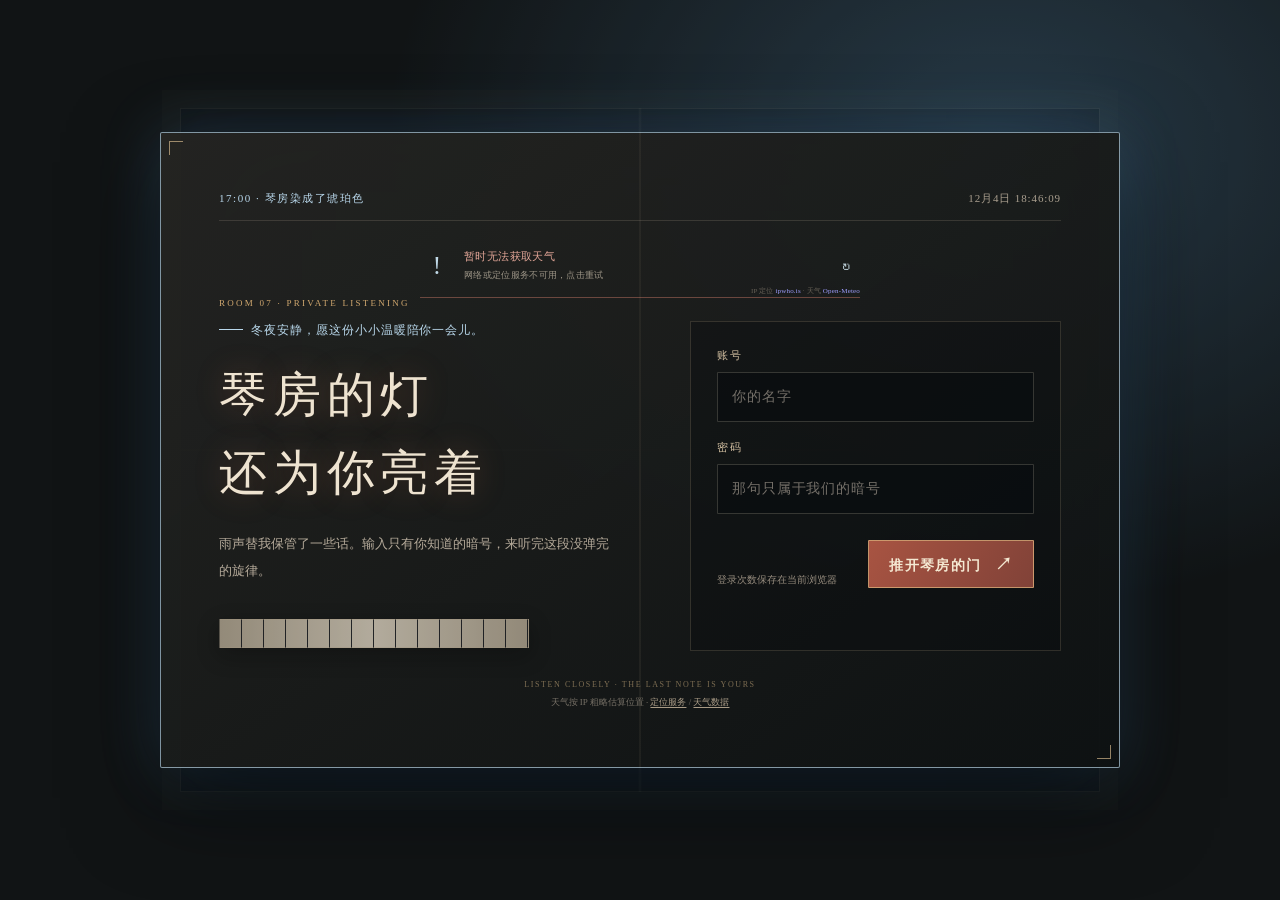
<file: index.html>
<!doctype html>
<html lang="zh-CN">
  <head>
    <meta charset="utf-8">
    <meta name="viewport" content="width=device-width, initial-scale=1">
    <meta name="theme-color" content="#241b1c">
    <meta
      name="description"
      content="给最喜欢的你，一封没有期限的情书。"
    >
    <meta property="og:type" content="website">
    <meta property="og:locale" content="zh_CN">
    <meta property="og:title" content="雨停之前 · 留给你的秘密">
    <meta property="og:description" content="一间旧琴房、一封没有寄出的信，还有只属于你的秘密。">
    <meta name="twitter:card" content="summary">
    <meta name="twitter:title" content="雨停之前 · 留给你的秘密">
    <meta name="twitter:description" content="一间旧琴房、一封没有寄出的信，还有只属于你的秘密。">
    <link rel="icon" type="image/svg+xml" href="./favicon.svg">
    <title>雨停之前 · 留给你的秘密</title>
    <link rel="stylesheet" href="./styles.css">
    <link rel="stylesheet" href="./seasons.css">
    <link rel="stylesheet" href="./weather.css">
    <link rel="stylesheet" href="./redesign.css">
    <script src="./seasons.js" defer></script>
    <script src="./weather.js?v=theme-controls" defer></script>
  </head>
  <body>
    <div class="page">
      <div class="starfield" aria-hidden="true">
        <span class="season-particle"></span><span class="season-particle"></span>
        <span class="season-particle"></span><span class="season-particle"></span>
        <span class="season-particle"></span><span class="season-particle"></span>
        <span class="season-particle"></span><span class="season-particle"></span>
        <i></i><i></i><i></i><i></i><i></i><i></i>
        <i></i><i></i><i></i><i></i><i></i><i></i>
        <i></i><i></i><i></i><i></i><i></i><i></i>
        <span class="petal petal--one"></span>
        <span class="petal petal--two"></span>
        <span class="petal petal--three"></span>
        <span class="petal petal--four"></span>
        <span class="petal petal--five"></span>
        <span class="petal petal--six"></span>
        <span class="shooting-star shooting-star--one"></span>
        <span class="shooting-star shooting-star--two"></span>
        <span class="shooting-star shooting-star--three"></span>
        <span class="shooting-star shooting-star--four"></span>
      </div>

      <header class="site-header">
        <a class="wordmark" href="#top" aria-label="回到首页">
          <span class="wordmark-symbol" aria-hidden="true">♡</span>
          <span>THE ROOM OF OURS</span>
        </a>
        <div class="header-note">
          <span class="time-greeting" id="time-greeting">今晚的星星，替我说喜欢你。</span>
          <span class="login-badge" id="login-badge">未登录</span>
          <span class="time-stamp" aria-label="你当地的日期和时间">
            <time id="live-date"></time>
            <time id="live-clock"></time>
          </span>
          <section class="weather-widget" id="weather-widget" aria-label="实时天气" aria-live="polite" aria-busy="true">
            <span class="weather-icon" id="weather-icon" aria-hidden="true">◌</span>
            <span class="weather-copy">
              <strong id="weather-summary">正在查询天气</strong>
              <span id="weather-details">按 IP 粗略估算位置</span>
            </span>
            <button class="weather-refresh" id="weather-refresh" type="button" aria-label="刷新天气" title="刷新天气">↻</button>
            <span class="weather-credit">IP 定位 <a href="https://ipwho.is/" target="_blank" rel="noreferrer">ipwho.is</a> · 天气 <a href="https://open-meteo.com/" target="_blank" rel="noreferrer">Open-Meteo</a></span>
          </section>
        </div>
      </header>

      <main id="top">
        <div class="time-sun" aria-hidden="true"></div>
        <section class="hero" aria-labelledby="hero-title">
          <div class="hero-copy">
            <p class="eyebrow" id="time-eyebrow">旧琴房来信 · 第 01 页</p>
            <p class="season-kicker" aria-live="polite">
              <span id="season-mark">春日来信</span>
              <span aria-hidden="true">·</span>
              <span id="season-whisper">春风路过时，也替我想起你。</span>
            </p>
            <p class="scene-overline"><span class="scene-live-dot"></span><span id="scene-weather-label">一场雨，正在替我们保守秘密</span></p>
            <p class="scene-detail" id="scene-detail" aria-live="polite">
              <span id="scene-weather-detail"></span>
              <span id="scene-time-detail"></span>
              <span id="scene-season-detail"></span>
            </p>
            <h1 id="hero-title">如果琴声<br><span id="time-title">能替我说出想念。</span></h1>
            <p class="hero-description">
              <span id="time-message">雨落在旧窗台，琴房里还留着一盏灯。</span><br>
              <strong id="time-promise">有一封信，想等你亲手拆开。</strong>
            </p>
            <div class="hero-actions">
              <button class="letter-button" type="button" id="open-letter">
                拆开那封信 <span aria-hidden="true">↗</span>
              </button>
              <span class="hero-hint"><span class="hint-key">PRIVATE</span> 故事只对你开放</span>
            </div>
            <div class="hero-index" aria-label="故事信息">
              <span>一封未寄出的信</span><i></i><span>听见雨声，再往下读</span>
            </div>
          </div>

          <div class="artwork">
            <div class="halo" aria-hidden="true"></div>
            <div class="moon" aria-hidden="true"></div>
            <div class="piano-scene" aria-hidden="true">
              <span class="piano-scene-label" id="piano-scene-label">ROOM 07 · AFTER THE RAIN</span>
              <div class="piano-lamp"></div>
              <div class="piano-book">
                <span class="book-stamp">未<br>寄</span>
                <i></i><i></i><i></i>
              </div>
              <div class="piano-body">
                <div class="piano-lid"></div>
                <div class="piano-keybed">
                  <span></span><span></span><span></span><span></span><span></span><span></span><span></span><span></span><span></span><span></span><span></span><span></span>
                </div>
                <div class="piano-front"><span>雨停之前</span><span id="piano-scene-chord">♩ ♫ ♩</span></div>
              </div>
              <div class="rain-window"><i></i><i></i><i></i><i></i></div>
            </div>
            <button
              class="float-star float-star--one"
              type="button"
              data-message="希望你今天也有一个，被温柔接住的瞬间。"
              aria-label="点亮星星，看看一份小惊喜"
            >✧</button>
            <button
              class="float-star float-star--two"
              type="button"
              data-message="偷偷许个愿：以后每个重要日子，都陪你一起过。"
              aria-label="点亮另一颗星星，看看一份小惊喜"
            >✧</button>
            <div class="star-message" role="status" aria-live="polite"></div>
            <span class="art-caption">A SECRET KEPT IN THE MUSIC</span>
          </div>
        </section>

        <section class="letter-section" aria-labelledby="little-note-title">
          <div class="letter-card">
            <div class="letter-rule">FOUND BETWEEN THE KEYS</div>
            <h2 id="little-note-title">有些旋律，只想弹给你听。</h2>
            <p id="time-note-copy">
              是想把有趣的小事第一个讲给你听，是忙碌一天之后想到你，
              就觉得今天好像也没有那么辛苦。
            </p>
            <div class="season-note" role="note" aria-live="polite">
              <span class="season-symbol" id="season-symbol" aria-hidden="true">❀</span>
              <span class="season-note-copy">
                <strong id="season-label">春日</strong>
                <span id="season-note">愿温柔像新芽一样，悄悄长满每一天。</span>
              </span>
            </div>
            <span class="time-note" id="time-note"></span>
            <details class="secret-note">
              <summary>琴谱背面，好像还有一行字</summary>
              <p>如果你听见了第三个音符，就知道这封信一直在等你。</p>
              <span id="secret-note-clue">— 练习室 07 · 只留给你</span>
            </details>
          </div>
        </section>
      </main>

      <footer class="footer">
        <div class="footer-main">
          <a class="wordmark" href="#top" aria-label="回到页面顶部">
            <span class="wordmark-symbol" aria-hidden="true">♡</span>
            <span>MADE WITH LOVE</span>
          </a>
          <span>这间琴房的灯，只为你留着。</span>
        </div>
        <div class="footer-atmosphere">
          <div class="footer-atmosphere-label">点击切换琴房氛围</div>
          <div class="footer-tools" role="group" aria-label="切换天气、时间和季节氛围">
            <button class="footer-tool" type="button" data-theme-cycle="weather" aria-label="切换天气氛围" title="切换天气氛围">
              <span class="footer-tool-icon" id="footer-weather-icon" aria-hidden="true">☁</span>
              <span>天气</span>
            </button>
            <button class="footer-tool" type="button" data-theme-cycle="time" aria-label="切换一天中的时段氛围" title="切换一天中的时段氛围">
              <span class="footer-tool-icon" aria-hidden="true">◷</span>
              <span>时段</span>
            </button>
            <button class="footer-tool" type="button" data-theme-cycle="season" aria-label="切换季节氛围" title="切换季节氛围">
              <span class="footer-tool-icon" id="footer-season-icon" aria-hidden="true">❀</span>
              <span>季节</span>
            </button>
          </div>
          <span class="footer-theme-status" id="footer-theme-status" role="status" aria-live="polite"></span>
        </div>
      </footer>
    </div>

    <dialog class="letter-dialog" id="love-letter" aria-labelledby="letter-title">
      <div class="letter-dialog-inner">
        <button class="close-dialog" type="button" aria-label="关闭情书">×</button>
        <div class="envelope-scene" aria-hidden="true">
          <div class="envelope">
            <div class="envelope-paper">
              <span>给你的一封信</span><i></i><i></i><b class="envelope-postmark">♡</b>
            </div>
            <div class="envelope-back"></div>
            <div class="envelope-front"></div>
            <div class="envelope-flap"></div>
            <div class="envelope-seal">♡</div>
          </div>
        </div>
        <div class="letter-content" inert>
          <div class="letter-seal" aria-hidden="true">♡</div>
          <p class="letter-kicker">A LETTER FOR YOU</p>
          <h2 id="letter-title">给最喜欢的你</h2>
          <p class="letter-date">写于 <span id="letter-date"></span> · 仅此一份</p>
          <div class="letter-body">
            <p id="letter-opening">见字如面：</p>
            <p id="letter-weather-copy">窗外的天气，替我把这一刻写进信里。</p>
            <p id="letter-season-copy">季节悄悄换了颜色，我对你的喜欢却一直都在。</p>
            <p id="letter-time-copy">不管现在几点，我都想把这段话留给你。</p>
            <p id="letter-closing">愿你记得：你的开心值得被珍惜，疲惫也有地方安放。</p>
          </div>
          <div class="letter-signature">
            永远站在你这边的人<br>
            <span>此刻，和每一个想你的时刻</span>
          </div>
          <span class="dialog-heart" aria-hidden="true">♥</span>
          <button class="keep-note" type="button">
            把这颗心收好 <span aria-hidden="true">♡</span>
          </button>
        </div>
      </div>
    </dialog>

    <script src="./script.js" defer></script>
  </body>
</html>
</file>
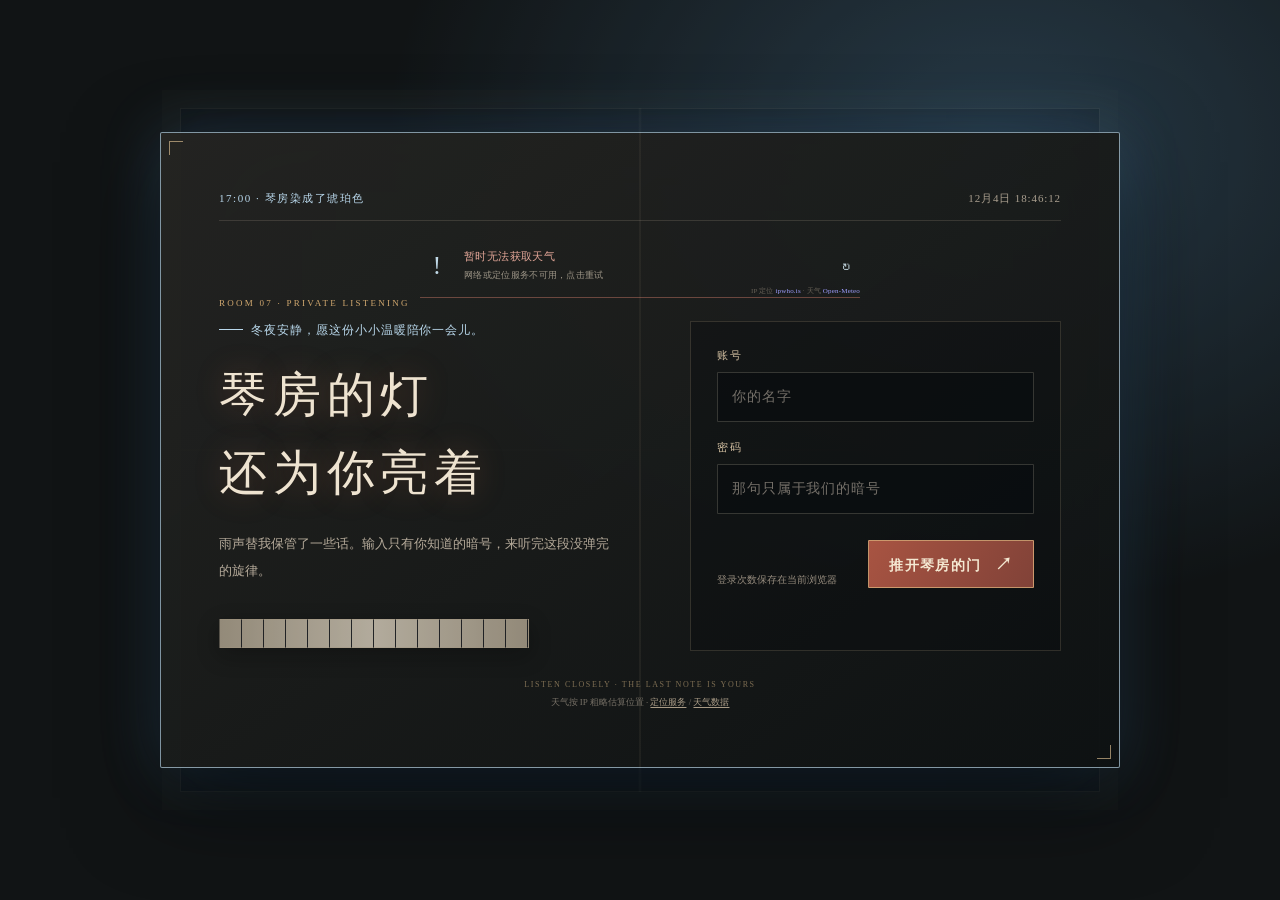
<file: login.html>
<!doctype html>
<html lang="zh-CN">
  <head>
    <meta charset="utf-8">
    <meta name="viewport" content="width=device-width, initial-scale=1">
    <meta name="theme-color" content="#241b1c">
    <meta name="description" content="旧琴房的门只为你打开。">
    <link rel="icon" type="image/svg+xml" href="./favicon.svg">
    <title>琴房来信 · 只说给你听</title>
    <link rel="stylesheet" href="./login.css">
    <link rel="stylesheet" href="./seasons.css">
    <link rel="stylesheet" href="./weather.css">
    <script src="./login-config.js" defer></script>
    <script src="./seasons.js" defer></script>
    <script src="./weather.js" defer></script>
    <script src="./login.js" defer></script>
  </head>
  <body>
    <main class="login-scene">
      <div class="season-effects" aria-hidden="true">
        <span class="season-particle"></span><span class="season-particle"></span>
        <span class="season-particle"></span><span class="season-particle"></span>
        <span class="season-particle"></span><span class="season-particle"></span>
        <span class="season-particle"></span><span class="season-particle"></span>
      </div>
      <div class="rain" aria-hidden="true"></div>
      <div class="window-light" aria-hidden="true"></div>
      <section class="login-card" aria-labelledby="login-title">
        <div class="login-time">
          <span class="login-greeting" id="login-greeting">此刻的温柔，正在为你送达</span>
          <time class="login-clock" id="login-clock"></time>
        </div>
        <section class="weather-widget weather-widget--login" id="weather-widget" aria-label="实时天气" aria-live="polite" aria-busy="true">
          <span class="weather-icon" id="weather-icon" aria-hidden="true">◌</span>
          <span class="weather-copy">
            <strong id="weather-summary">正在查询天气</strong>
            <span id="weather-details">按 IP 粗略估算位置</span>
          </span>
          <button class="weather-refresh" id="weather-refresh" type="button" aria-label="刷新天气" title="刷新天气">↻</button>
          <span class="weather-credit">IP 定位 <a href="https://ipwho.is/" target="_blank" rel="noreferrer">ipwho.is</a> · 天气 <a href="https://open-meteo.com/" target="_blank" rel="noreferrer">Open-Meteo</a></span>
        </section>
        <p class="login-kicker">ROOM 07 · PRIVATE LISTENING</p>
        <p class="login-season" id="login-season">此刻正值春天，愿你也有新的期待。</p>
        <h1 id="login-title">琴房的灯<br>还为你亮着</h1>
        <p class="login-description">雨声替我保管了一些话。输入只有你知道的暗号，来听完这段没弹完的旋律。</p>
        <form class="login-form" id="login-form" novalidate>
          <div class="login-field">
            <label for="login-username">账号</label>
            <input id="login-username" name="username" type="text" placeholder="你的名字" maxlength="72" autocomplete="username" required>
          </div>
          <div class="login-field">
            <label for="login-password">密码</label>
            <input id="login-password" name="password" type="password" placeholder="那句只属于我们的暗号" maxlength="72" autocomplete="current-password" required>
          </div>
          <div class="login-actions">
            <span class="login-local-note">登录次数保存在当前浏览器</span>
            <button class="login-button" type="submit">推开琴房的门 <span aria-hidden="true">↗</span></button>
          </div>
          <p class="login-status" id="login-status" role="status" aria-live="polite"></p>
        </form>
        <div class="piano-keys" aria-hidden="true"></div>
        <p class="login-footnote">LISTEN CLOSELY · THE LAST NOTE IS YOURS</p>
        <p class="login-attribution">天气按 IP 粗略估算位置 · <a href="https://ipwho.is/" target="_blank" rel="noreferrer">定位服务</a> / <a href="https://open-meteo.com/" target="_blank" rel="noreferrer">天气数据</a></p>
      </section>
    </main>
  </body>
</html>
</file>
<file: styles.css>
:root {
        color-scheme: dark;
        --night: #100d20;
        --night-soft: #17132a;
        --cream: #fff8ed;
        --muted: #b8adc9;
        --pink: #ffb5cb;
        --rose: #f278a2;
        --gold: #f5d39b;
        --sky-center: #291a3c;
        --sky-horizon: #2b1530;
        --moon-color: #ffebc1;
        --moon-shadow: #1a1329;
        --theme-color: #100d20;
        --time-glow: rgba(130, 104, 183, 0.12);
      }
    

      :root[data-time="deep-night"] {
        --night: #080c18;
        --sky-center: #17142e;
        --sky-horizon: #25182d;
        --moon-color: #d7dcff;
        --moon-shadow: #101020;
        --theme-color: #101020;
        --pink: #c9c5ff;
        --gold: #c4c9f3;
        --time-glow: rgba(89, 115, 195, 0.2);
      }

      :root[data-time="dawn"] {
        --night: #25152b;
        --sky-center: #533147;
        --sky-horizon: #63394a;
        --moon-color: #ffd0a5;
        --moon-shadow: #39213e;
        --theme-color: #35203a;
        --pink: #ffb8c7;
        --gold: #ffd1a2;
        --time-glow: rgba(245, 126, 147, 0.3);
      }

      :root[data-time="morning"] {
        --night: #20182a;
        --sky-center: #48354c;
        --sky-horizon: #594052;
        --moon-color: #ffe0ad;
        --moon-shadow: #30203a;
        --theme-color: #30213b;
        --pink: #ffc0d1;
        --gold: #ffe0ad;
        --time-glow: rgba(232, 174, 111, 0.25);
      }

      :root[data-time="noon"] {
        --night: #111b30;
        --sky-center: #283c60;
        --sky-horizon: #3a3858;
        --moon-color: #fff1bd;
        --moon-shadow: #202d4a;
        --theme-color: #1f2b49;
        --pink: #c6d9ff;
        --gold: #ffe7ac;
        --time-glow: rgba(116, 181, 236, 0.28);
      }

      :root[data-time="afternoon"] {
        --night: #171a31;
        --sky-center: #354168;
        --sky-horizon: #51405f;
        --moon-color: #ffe2ae;
        --moon-shadow: #28304a;
        --theme-color: #252b49;
        --pink: #d1c4ff;
        --gold: #f8dda8;
        --time-glow: rgba(119, 146, 229, 0.24);
      }

      :root[data-time="golden-hour"] {
        --night: #2a1424;
        --sky-center: #62354b;
        --sky-horizon: #75404a;
        --moon-color: #ffbf82;
        --moon-shadow: #42253b;
        --theme-color: #46263b;
        --pink: #ffb0ac;
        --gold: #ffc889;
        --time-glow: rgba(255, 119, 100, 0.36);
      }

      :root[data-time="evening"] {
        --night: #140e22;
        --sky-center: #35203e;
        --sky-horizon: #48253a;
        --moon-color: #ffe0b1;
        --moon-shadow: #251530;
        --theme-color: #21152e;
        --pink: #ffb5cb;
        --gold: #f5d39b;
        --time-glow: rgba(153, 104, 190, 0.26);
      }

      :root[data-time="late-night"] {
        --night: #0d0b19;
        --sky-center: #211936;
        --sky-horizon: #301b35;
        --moon-color: #eee2d2;
        --moon-shadow: #181226;
        --theme-color: #171124;
        --pink: #e7b9dc;
        --gold: #e5d0b4;
        --time-glow: rgba(84, 91, 155, 0.23);
      }

      :root[data-time="noon"] .starfield i,
      :root[data-time="afternoon"] .starfield i {
        background: #dce5ff;
      }

      :root[data-time="golden-hour"] .starfield i,
      :root[data-time="dawn"] .starfield i {
        background: #ffe0bd;
      }

      :root[data-time="deep-night"] .shooting-star,
      :root[data-time="late-night"] .shooting-star {
        filter: hue-rotate(18deg);
      }

      *,
      *::before,
      *::after {
        box-sizing: border-box;
      }

      html {
        scroll-behavior: smooth;
      }

      html:not(.authenticated) body {
        visibility: hidden;
      }

      body {
        min-width: 320px;
        min-height: 100vh;
        margin: 0;
        overflow-x: hidden;
        background:
          radial-gradient(ellipse at 50% 0%, var(--time-glow) 0, transparent 48%),
          radial-gradient(ellipse at 72% 42%, var(--weather-thermal-glow, transparent) 0, transparent 48%),
          radial-gradient(ellipse at 18% 78%, var(--weather-glow, transparent) 0, transparent 43%),
          radial-gradient(ellipse at 82% 14%, var(--season-glow, transparent) 0, transparent 34%),
          radial-gradient(ellipse at 50% 40%, var(--sky-center) 0, transparent 44%),
          radial-gradient(ellipse at 6% 91%, var(--sky-horizon) 0, transparent 34%),
          var(--night);
        color: var(--cream);
        font-family:
          "PingFang SC", "Microsoft YaHei", "Noto Sans CJK SC", sans-serif;
        -webkit-font-smoothing: antialiased;
        transition: background 1.4s ease;
      }

      button,
      a {
        font: inherit;
      }

      button {
        color: inherit;
      }

      a {
        color: inherit;
        text-decoration: none;
      }

      .page {
        position: relative;
        isolation: isolate;
        min-height: 100vh;
        overflow: hidden;
      }

      .site-header,
      main,
      .footer {
        position: relative;
        z-index: 1;
      }

      .hero-copy,
      .artwork,
      .letter-card,
      .site-header,
      .footer {
        transition: filter 1.4s ease, color 1.4s ease, border-color 1.4s ease;
      }

      .login-badge {
        display: inline-flex;
        align-items: center;
        gap: 6px;
        padding: 5px 9px;
        border: 1px solid rgba(245, 211, 155, 0.35);
        border-radius: 999px;
        background: rgba(46, 32, 52, 0.6);
        color: rgba(255, 241, 216, 0.82);
        font-size: 10px;
        letter-spacing: 0.08em;
        text-transform: uppercase;
        opacity: 0;
        transform: translateY(-4px);
        transition: opacity 260ms ease, transform 260ms ease;
      }

      .login-badge.is-visible {
        opacity: 1;
        transform: translateY(0);
      }

      .login-badge::before {
        content: "";
        width: 6px;
        height: 6px;
        border-radius: 50%;
        background: #f9bfd0;
        box-shadow: 0 0 10px rgba(249, 191, 208, 0.9);
      }

      .page::before {
        position: fixed;
        z-index: -2;
        background:
          radial-gradient(ellipse at 50% 0%, var(--time-glow) 0, transparent 50%),
          radial-gradient(ellipse at 50% 40%, var(--sky-center) 0, transparent 44%),
          radial-gradient(ellipse at 6% 91%, var(--sky-horizon) 0, transparent 34%);
        content: "";
        inset: 0;
        opacity: 0;
        pointer-events: none;
        transition: opacity 1.4s ease;
      }

      :root[data-time] .page::before {
        opacity: 1;
      }

      .time-sun {
        position: absolute;
        top: 8%;
        right: 12%;
        z-index: -1;
        width: clamp(150px, 27vw, 320px);
        aspect-ratio: 1;
        border-radius: 50%;
        background:
          radial-gradient(circle, color-mix(in srgb, var(--weather-accent, #ffd6a6) 20%, transparent) 0 28%, color-mix(in srgb, var(--weather-glow, #ffbd9b) 40%, transparent) 48%, transparent 72%);
        filter: blur(1px);
        opacity: 0;
        transform: scale(0.8);
        transition:
          opacity 1.2s ease,
          transform 1.8s ease;
        pointer-events: none;
      }

      :root[data-time="dawn"] .time-sun,
      :root[data-time="morning"] .time-sun,
      :root[data-time="noon"] .time-sun,
      :root[data-time="afternoon"] .time-sun,
      :root[data-time="golden-hour"] .time-sun {
        opacity: 1;
        transform: scale(1);
      }

      :root[data-time="noon"] .time-sun,
      :root[data-time="afternoon"] .time-sun {
        background: radial-gradient(circle, #d7e8ff1c 0 35%, #bacdff0d 61%, transparent 72%);
        transform: scale(1.14);
      }

      :root[data-time="golden-hour"] .time-sun {
        background: radial-gradient(circle, #ffbb8f24 0 35%, #f278a21a 61%, transparent 72%);
        transform: translateY(10px) scale(1.08);
      }

      :root[data-time="dawn"] .time-sun {
        transform: translateY(8px) scale(0.88);
      }

      :root[data-time="deep-night"] .page::before,
      :root[data-time="late-night"] .page::before {
        opacity: 0.78;
      }

      :root[data-time="golden-hour"] .time-sun {
        filter: blur(1px) saturate(1.5);
      }

      .starfield {
        position: absolute;
        z-index: -1;
        inset: 0;
        overflow: hidden;
        pointer-events: none;
      }

      .starfield i {
        position: absolute;
        width: var(--size, 2px);
        height: var(--size, 2px);
        border-radius: 50%;
        background: #fff4de;
        opacity: var(--opacity, 0.5);
        animation: twinkle var(--duration, 3s) ease-in-out infinite alternate;
        animation-delay: var(--delay, 0s);
      }

      .starfield i:nth-child(1) { top: 12%; left: 9%; --size: 2px; --duration: 2.9s; }
      .starfield i:nth-child(2) { top: 18%; left: 22%; --size: 3px; --duration: 3.7s; }
      .starfield i:nth-child(3) { top: 9%; left: 68%; --size: 2px; --duration: 2.6s; }
      .starfield i:nth-child(4) { top: 27%; left: 86%; --size: 3px; --duration: 3.1s; }
      .starfield i:nth-child(5) { top: 35%; left: 12%; --size: 2px; --duration: 3.4s; }
      .starfield i:nth-child(6) { top: 47%; left: 92%; --size: 2px; --duration: 2.7s; }
      .starfield i:nth-child(7) { top: 60%; left: 6%; --size: 3px; --duration: 3.9s; }
      .starfield i:nth-child(8) { top: 72%; left: 19%; --size: 2px; --duration: 3s; }
      .starfield i:nth-child(9) { top: 76%; left: 85%; --size: 3px; --duration: 2.8s; }
      .starfield i:nth-child(10) { top: 89%; left: 72%; --size: 2px; --duration: 3.5s; }
      .starfield i:nth-child(11) { top: 42%; left: 78%; --size: 2px; --duration: 4.2s; }
      .starfield i:nth-child(12) { top: 95%; left: 38%; --size: 3px; --duration: 2.7s; }
      .starfield i:nth-child(13) { top: 14%; left: 92%; --size: 2px; --duration: 3.8s; }
      .starfield i:nth-child(14) { top: 55%; left: 26%; --size: 2px; --duration: 3.2s; }
      .starfield i:nth-child(15) { top: 30%; left: 40%; --size: 2px; --duration: 2.4s; }
      .starfield i:nth-child(16) { top: 82%; left: 55%; --size: 2px; --duration: 3.6s; }
      .starfield i:nth-child(17) { top: 21%; left: 57%; --size: 2px; --duration: 2.8s; }
      .starfield i:nth-child(18) { top: 66%; left: 95%; --size: 2px; --duration: 4.1s; }

      .petal {
        position: fixed;
        top: -8vh;
        left: var(--left);
        z-index: -1;
        width: var(--size);
        height: calc(var(--size) * 0.68);
        border-radius: 100% 0 100% 0;
        background: linear-gradient(135deg, #ffe3dfd9, #ee9abb78);
        box-shadow: 0 0 12px #f4b4cc36;
        opacity: 0;
        animation: petal-fall var(--duration) linear var(--delay) infinite;
        pointer-events: none;
      }

      .petal--one {
        --left: 12%;
        --size: 10px;
        --duration: 19s;
        --delay: -4s;
      }

      .petal--two {
        --left: 28%;
        --size: 7px;
        --duration: 24s;
        --delay: -15s;
      }

      .petal--three {
        --left: 46%;
        --size: 11px;
        --duration: 22s;
        --delay: -9s;
      }

      .petal--four {
        --left: 63%;
        --size: 8px;
        --duration: 26s;
        --delay: -19s;
      }

      .petal--five {
        --left: 79%;
        --size: 10px;
        --duration: 21s;
        --delay: -12s;
      }

      .petal--six {
        --left: 94%;
        --size: 7px;
        --duration: 25s;
        --delay: -6s;
      }

      @keyframes petal-fall {
        0% {
          opacity: 0;
          transform: translate3d(0, -5vh, 0) rotate(0deg);
        }
        12% { opacity: 0.7; }
        50% {
          transform: translate3d(35px, 52vh, 0) rotate(210deg);
        }
        88% { opacity: 0.5; }
        100% {
          opacity: 0;
          transform: translate3d(-24px, 112vh, 0) rotate(390deg);
        }
      }

      .shooting-star {
        position: absolute;
        top: var(--top, 21%);
        left: var(--left, 70%);
        width: var(--length, 78px);
        height: 1px;
        background: linear-gradient(90deg, transparent, #fff3d9);
        opacity: 0;
        transform: rotate(var(--angle, -35deg));
        animation: shooting-star var(--duration, 12s) ease-in-out infinite;
        animation-delay: var(--delay, 0s);
        pointer-events: none;
      }

      .shooting-star--two {
        --top: 34%;
        --left: 17%;
        --length: 60px;
        --angle: 38deg;
        --duration: 15s;
        --delay: -5s;
        --travel-x: 205px;
        --travel-y: 125px;
      }

      .shooting-star--three {
        --top: 57%;
        --left: 78%;
        --length: 92px;
        --duration: 17s;
        --delay: -9s;
        --travel-x: -215px;
        --travel-y: 145px;
      }

      .shooting-star--four {
        --top: 81%;
        --left: 45%;
        --length: 54px;
        --angle: 38deg;
        --duration: 19s;
        --delay: -13s;
        --travel-x: 170px;
        --travel-y: 105px;
      }

      .shooting-star::after {
        position: absolute;
        top: -2px;
        right: 0;
        width: 5px;
        height: 5px;
        border-radius: 50%;
        background: #fff4da;
        box-shadow: 0 0 12px 3px #ffe6bf;
        content: "";
      }

      @keyframes shooting-star {
        0%,
        73% { opacity: 0; transform: translate(0, 0) rotate(var(--angle, -35deg)); }
        75% { opacity: 1; }
        81% {
          opacity: 0;
          transform: translate(var(--travel-x, -190px), var(--travel-y, 130px)) rotate(var(--angle, -35deg));
        }
        100% { opacity: 0; }
      }

      @keyframes twinkle {
        from { opacity: 0.2; transform: scale(0.75); }
        to { opacity: 0.95; transform: scale(1.25); }
      }

      .site-header,
      .hero,
      .footer {
        width: min(1100px, calc(100% - 64px));
        margin-inline: auto;
      }

      .site-header {
        display: flex;
        min-height: 84px;
        align-items: center;
        justify-content: space-between;
        border-bottom: 1px solid #fff2e41c;
      }

      .wordmark {
        display: inline-flex;
        align-items: center;
        gap: 10px;
        color: var(--cream);
        font-size: 13px;
        font-weight: 600;
        letter-spacing: 2px;
      }

      .wordmark-symbol {
        display: grid;
        width: 30px;
        height: 30px;
        place-items: center;
        border: 1px solid #f5d39b85;
        border-radius: 50%;
        color: var(--gold);
        font-family: Georgia, serif;
        font-size: 17px;
        font-weight: 400;
      }

      .header-note {
        color: #d4c9dc;
        font-size: 11px;
        letter-spacing: 1.2px;
        text-align: right;
      }

      .header-note {
        display: grid;
        justify-items: end;
        gap: 4px;
      }

      .time-greeting {
        color: var(--gold);
        font-size: 10px;
        letter-spacing: 0.5px;
        transition: color 800ms ease;
      }

      .time-stamp {
        display: flex;
        gap: 9px;
        color: #d4c9dc;
        font-size: 10px;
        font-variant-numeric: tabular-nums;
        letter-spacing: 0.4px;
      }

      .header-note time {
        white-space: nowrap;
      }

      .hero {
        display: grid;
        min-height: 660px;
        grid-template-columns: 1fr 0.96fr;
        align-items: center;
        gap: 26px;
        padding-block: 45px 64px;
      }

      .hero-copy {
        position: relative;
        z-index: 1;
        padding-block: 26px;
        animation: gentle-arrival 900ms both;
      }

      .hero-copy > * {
        animation: gentle-arrival 800ms both;
      }

      .hero-copy > :nth-child(1) { animation-delay: 80ms; }
      .hero-copy > :nth-child(2) { animation-delay: 180ms; }
      .hero-copy > :nth-child(3) { animation-delay: 300ms; }
      .hero-copy > :nth-child(4) { animation-delay: 420ms; }

      @keyframes gentle-arrival {
        from {
          opacity: 0;
          transform: translateY(14px);
        }
        to {
          opacity: 1;
          transform: translateY(0);
        }
      }

      .eyebrow {
        display: inline-flex;
        align-items: center;
        gap: 9px;
        margin: 0;
        color: var(--gold);
        font-size: 11px;
        letter-spacing: 2px;
      }

      .eyebrow::before,
      .eyebrow::after {
        width: 15px;
        height: 1px;
        background: #f5d39b80;
        content: "";
      }

      h1 {
        margin: 31px 0 19px;
        color: var(--cream);
        font-family: "Songti SC", "STSong", "Noto Serif CJK SC", serif;
        font-size: clamp(45px, 6.1vw, 73px);
        font-weight: 500;
        letter-spacing: 0.03em;
        line-height: 1.42;
      }

      h1 span {
        color: var(--weather-accent, var(--pink));
        text-shadow: 0 0 34px color-mix(in srgb, var(--weather-glow, var(--season-glow)) 68%, transparent);
      }

      .hero-description {
        max-width: 365px;
        margin: 0;
        color: var(--muted);
        font-size: 14px;
        line-height: 2;
      }

      .hero-description strong {
        color: #f4e4dc;
        font-weight: 500;
      }

      .season-kicker {
        display: flex;
        flex-wrap: wrap;
        align-items: center;
        gap: 8px;
        margin: 14px 0 -16px;
        color: var(--season-accent, var(--gold));
        font-size: 11px;
        letter-spacing: 0.08em;
        text-shadow: 0 0 20px color-mix(in srgb, var(--season-accent, var(--gold)) 38%, transparent);
      }

      .hero-actions {
        display: flex;
        align-items: center;
        gap: 20px;
        margin-top: 35px;
      }

      .letter-button {
        display: inline-flex;
        min-height: 49px;
        align-items: center;
        justify-content: center;
        gap: 12px;
        padding: 0 20px;
        border: 1px solid color-mix(in srgb, var(--weather-accent, #ffc3d1) 72%, transparent);
        border-radius: 999px;
        background: linear-gradient(110deg, color-mix(in srgb, var(--weather-accent, #f7abc1) 86%, #fff), color-mix(in srgb, var(--weather-accent, #ffd1c4) 72%, #fff));
        box-shadow: 0 5px 34px color-mix(in srgb, var(--weather-glow, #ee7c9b) 72%, transparent);
        color: #291827;
        cursor: pointer;
        font-size: 13px;
        font-weight: 600;
        transition:
          transform 180ms ease,
          box-shadow 180ms ease;
      }

      .letter-button:hover {
        transform: translateY(-2px);
        box-shadow: 0 8px 32px #ee7c9b4d;
      }

      .letter-button span {
        font-size: 16px;
      }

      .hero-hint {
        color: #c1b5ca;
        font-size: 11px;
      }

      .artwork {
        position: relative;
        display: grid;
        min-height: 450px;
        place-items: center;
      }

      .halo {
        position: absolute;
        width: min(88%, 390px);
        aspect-ratio: 1;
        border: 1px solid #f7d7ed22;
        border-radius: 50%;
        box-shadow:
          0 0 65px #ef9fc30a,
          inset 0 0 60px #ef9fc30a;
        animation: halo-breathe 6s ease-in-out infinite;
        transition: border-color 1.5s ease, box-shadow 1.5s ease;
      }

      @keyframes halo-breathe {
        0%,
        100% {
          opacity: 0.65;
          transform: scale(0.98);
        }
        50% {
          opacity: 1;
          transform: scale(1.025);
        }
      }

      .halo::before,
      .halo::after {
        position: absolute;
        border: 1px solid #f7d7ed1a;
        border-radius: 50%;
        content: "";
        inset: 24px;
      }

      .halo::after {
        inset: 53px;
      }

      .moon {
        position: absolute;
        top: 7%;
        right: 13%;
        width: 62px;
        height: 62px;
        border-radius: 50%;
        background: var(--moon-color);
        opacity: 0;
        transform: translateY(8px) scale(0.82);
        box-shadow:
          0 0 24px #ffebc18c,
          0 0 75px #ffebc139;
        transition:
          background 1.2s ease,
          box-shadow 1.2s ease,
          transform 1.2s ease,
          opacity 1.2s ease;
      }

      .moon::after {
        position: absolute;
        top: -4px;
        left: 18px;
        width: 58px;
        height: 58px;
        border-radius: 50%;
        background: var(--moon-shadow);
        content: "";
        transition: background 1.2s ease;
      }

      :root[data-time="evening"] .moon,
      :root[data-time="late-night"] .moon,
      :root[data-time="deep-night"] .moon,
      :root[data-time="night"] .moon {
        opacity: 1;
        box-shadow:
          0 0 32px #ffdeb380,
          0 0 92px #ffdeb344;
        transform: translateY(0) scale(1);
      }

      :root[data-time="evening"] .moon::after,
      :root[data-time="late-night"] .moon::after,
      :root[data-time="deep-night"] .moon::after,
      :root[data-time="night"] .moon::after {
        opacity: 0;
        transform: translateX(10px);
      }

      .moon::after {
        transition:
        background 1.2s ease,
        opacity 1s ease,
        transform 1s ease;
      }

      .heart-wrap {
        position: relative;
        z-index: 1;
        display: grid;
        width: 240px;
        height: 270px;
        place-items: center;
        animation: heart-float 5s ease-in-out infinite;
      }

      .heart-wrap svg {
        width: 100%;
        height: 100%;
        overflow: visible;
        filter: drop-shadow(0 0 48px color-mix(in srgb, var(--weather-accent, #f178a1) 44%, transparent));
        transition: filter 1.5s ease;
      }

      .heart-glint {
        position: absolute;
        top: 30%;
        right: 23%;
        width: 28px;
        height: 28px;
        color: #fff3e7;
        font-size: 26px;
        text-shadow: 0 0 17px #fff0d1;
      }

      .float-star {
        position: absolute;
        z-index: 2;
        display: grid;
        width: 42px;
        height: 42px;
        place-items: center;
        border: 1px solid #f5d39b55;
        border-radius: 50%;
        background: #21182dbb;
        color: var(--gold);
        cursor: pointer;
        font-size: 18px;
        transition:
          transform 160ms ease,
          background 160ms ease,
          box-shadow 160ms ease;
      }

      .float-star:hover,
      .float-star:focus-visible {
        transform: scale(1.15);
        background: #493047;
        box-shadow: 0 0 22px #f5d39b3d;
        outline: none;
      }

      .float-star--one {
        top: 28%;
        left: 9%;
      }

      .float-star--two {
        right: 9%;
        bottom: 26%;
      }

      .art-caption {
        position: absolute;
        bottom: 5%;
        left: 50%;
        width: max-content;
        color: #ddd0dd;
        font-family: Georgia, "Songti SC", serif;
        font-size: 12px;
        letter-spacing: 2px;
        transform: translateX(-50%);
      }

      .star-message {
        position: absolute;
        z-index: 3;
        top: 15%;
        left: 50%;
        width: max-content;
        max-width: min(250px, 75vw);
        padding: 10px 14px;
        border: 1px solid #f5d39b4d;
        border-radius: 6px;
        background: #21182df2;
        color: var(--cream);
        font-size: 12px;
        line-height: 1.7;
        opacity: 0;
        pointer-events: none;
        transform: translate(-50%, 7px);
        transition:
          opacity 180ms ease,
          transform 180ms ease;
      }

      .star-message.is-visible {
        opacity: 1;
        transform: translate(-50%, 0);
      }

      .star-message::before {
        margin-right: 7px;
        color: var(--gold);
        content: "\2726";
      }

      .star-message::after {
        margin-left: 7px;
        color: var(--pink);
        content: "\2661";
      }

      @keyframes heart-float {
        0%,
        100% { transform: translateY(0) rotate(-3deg); }
        50% { transform: translateY(-12px) rotate(1deg); }
      }

      .letter-section {
        display: grid;
        min-height: 330px;
        place-items: center;
        padding: 0 24px 100px;
        text-align: center;
      }

      .letter-card {
        position: relative;
        width: min(590px, 100%);
        padding: 0;
        border: 0;
        background: transparent;
        color: var(--cream);
        text-align: center;
      }

      .letter-rule {
        display: flex;
        align-items: center;
        justify-content: center;
        gap: 13px;
        color: var(--gold);
        font-family: Georgia, serif;
        font-size: 13px;
        letter-spacing: 2px;
      }

      .letter-rule::before,
      .letter-rule::after {
        width: 46px;
        height: 1px;
        background: #f5d39b50;
        content: "";
      }

      .letter-card h2 {
        margin: 24px 0 14px;
        font-family: "Songti SC", "STSong", "Noto Serif CJK SC", serif;
        font-size: clamp(27px, 4vw, 36px);
        font-weight: 500;
      }

      .letter-card p {
        max-width: 440px;
        margin: 0 auto;
        color: var(--muted);
        font-size: 13px;
        line-height: 2.1;
      }

      .time-note {
        display: inline-flex;
        align-items: center;
        gap: 9px;
        margin-top: 23px;
        padding: 9px 14px;
        border: 1px solid #f5d39b38;
        border-radius: 999px;
        color: #e9d8d7;
        font-size: 11px;
        letter-spacing: 0.3px;
        transition:
          border-color 800ms ease,
          color 800ms ease;
      }

      .time-note::before {
        width: 6px;
        height: 6px;
        border-radius: 50%;
        background: var(--gold);
        box-shadow: 0 0 10px #f5d39b99;
        content: "";
      }

      .season-note {
        display: flex;
        align-items: center;
        gap: 12px;
        width: fit-content;
        max-width: 100%;
        margin-top: 18px;
        padding: 10px 14px;
        border: 1px solid color-mix(in srgb, var(--season-accent, var(--gold)) 32%, transparent);
        border-radius: 12px;
        background: color-mix(in srgb, var(--season-accent, var(--gold)) 5%, transparent);
      }

      .season-symbol {
        display: grid;
        width: 32px;
        height: 32px;
        flex: 0 0 auto;
        place-items: center;
        border: 1px solid color-mix(in srgb, var(--season-accent, var(--gold)) 42%, transparent);
        border-radius: 50%;
        color: var(--season-accent, var(--gold));
        font-size: 17px;
      }

      .season-note-copy {
        display: grid;
        gap: 3px;
        color: var(--muted);
        font-size: 11px;
        line-height: 1.6;
      }

      .season-note-copy strong {
        color: var(--season-accent, var(--gold));
        font-size: 12px;
        font-weight: 600;
      }

      .footer {
        display: flex;
        min-height: 76px;
        align-items: center;
        justify-content: space-between;
        gap: 16px;
        border-top: 1px solid #fff2e41c;
        color: #a89bb6;
        font-size: 11px;
      }

      .footer .wordmark {
        color: #e7dcec;
        font-size: 11px;
      }

      .footer .wordmark-symbol {
        width: 25px;
        height: 25px;
        font-size: 14px;
      }

      .letter-dialog {
        width: min(490px, calc(100% - 34px));
        max-width: none;
        max-height: min(84vh, 720px);
        padding: 0;
        overflow: auto;
        border: 1px solid #f8c5d255;
        border-radius: 13px;
        background:
          radial-gradient(ellipse at 50% 0%, #65445b7a, transparent 58%),
          #1a1429;
        box-shadow: 0 26px 100px #05030ccc;
        color: var(--cream);
      }

      .letter-dialog::backdrop {
        background: #080610d9;
        backdrop-filter: blur(6px);
      }

      .letter-dialog-inner {
        position: relative;
        padding: 42px clamp(24px, 8vw, 47px) 38px;
        text-align: center;
      }

      .envelope-scene {
        display: grid;
        min-height: 245px;
        place-items: center;
        opacity: 1;
        transform: translateY(0) scale(1);
        transition:
          opacity 280ms ease,
          transform 280ms ease;
      }

      .envelope {
        position: relative;
        width: min(280px, 82vw);
        height: 174px;
        perspective: 800px;
        filter: drop-shadow(0 18px 26px #08061070);
      }

      .envelope-paper {
        position: absolute;
        z-index: 1;
        right: 13%;
        bottom: 12px;
        left: 13%;
        display: grid;
        height: 125px;
        align-content: start;
        justify-items: center;
        gap: 14px;
        padding-top: 20px;
        border: 1px solid #f4dce6;
        border-radius: 3px 3px 0 0;
        background: linear-gradient(150deg, #fffaf3, #f2dce7);
        color: #704353;
        transform: translateY(0);
        transition: transform 650ms cubic-bezier(0.2, 0.75, 0.3, 1);
      }

      .envelope-paper span {
        font-family: "Songti SC", "STSong", serif;
        font-size: 19px;
      }

      .envelope-paper i {
        width: 55%;
        height: 1px;
        background: #c89aa9;
      }

      .envelope-postmark {
        position: absolute;
        top: 12px;
        right: 12px;
        display: grid;
        width: 27px;
        height: 27px;
        place-items: center;
        border: 1px solid #bc5478a8;
        border-radius: 50%;
        color: #bc5478;
        font-family: Georgia, serif;
        font-size: 12px;
        transform: rotate(12deg);
      }

      .envelope-back {
        position: absolute;
        z-index: 2;
        inset: 34px 0 0;
        border-radius: 4px;
        background: linear-gradient(145deg, #f0abc1, #df819f);
        clip-path: polygon(0 0, 50% 48%, 100% 0, 100% 100%, 0 100%);
      }

      .envelope-front {
        position: absolute;
        z-index: 3;
        inset: 34px 0 0;
        overflow: hidden;
        border-radius: 4px;
        background: linear-gradient(155deg, #ffc4cf, #ed9bb6);
        clip-path: polygon(0 0, 50% 54%, 100% 0, 100% 100%, 0 100%);
      }

      .envelope-front::after {
        position: absolute;
        top: -48%;
        left: 50%;
        width: 1px;
        height: 130%;
        background: #a9517552;
        content: "";
        transform: rotate(45deg);
      }

      .envelope-flap {
        position: absolute;
        z-index: 4;
        top: 34px;
        left: 0;
        width: 100%;
        height: 86px;
        border-radius: 4px 4px 0 0;
        background: linear-gradient(140deg, #ffd1d4, #f6b4c4);
        clip-path: polygon(0 0, 100% 0, 50% 100%);
        transform: rotateX(0);
        transform-origin: top center;
        backface-visibility: hidden;
        transition:
          transform 500ms ease,
          z-index 0ms 250ms;
      }

      .envelope-seal {
        position: absolute;
        z-index: 5;
        top: 87px;
        left: 50%;
        display: grid;
        width: 35px;
        height: 35px;
        place-items: center;
        border: 1px solid #fff0e9a8;
        border-radius: 50%;
        background: #bc5478;
        color: #fff5ec;
        font-family: Georgia, serif;
        font-size: 17px;
        transform: translateX(-50%);
        transition:
          opacity 180ms ease,
          transform 300ms ease;
      }

      .letter-dialog[data-stage="flap-open"] .envelope-flap,
      .letter-dialog[data-stage="paper-rising"] .envelope-flap,
      .letter-dialog[data-stage="revealed"] .envelope-flap {
        z-index: 0;
        transform: rotateX(180deg);
        transition:
          transform 500ms ease,
          z-index 0ms;
      }

      .letter-dialog[data-stage="flap-open"] .envelope-seal,
      .letter-dialog[data-stage="paper-rising"] .envelope-seal,
      .letter-dialog[data-stage="revealed"] .envelope-seal {
        opacity: 0;
        transform: translate(-50%, 8px) scale(0.75);
      }

      .letter-dialog[data-stage="paper-rising"] .envelope-paper,
      .letter-dialog[data-stage="revealed"] .envelope-paper {
        transform: translateY(-88px);
      }

      .letter-dialog[data-stage="revealed"] .envelope-scene {
        position: absolute;
        z-index: 0;
        inset: 35px 0 auto;
        min-height: 190px;
        pointer-events: none;
        opacity: 0;
        transform: translateY(-14px) scale(0.94);
      }

      .letter-content {
        position: relative;
        z-index: 1;
        max-height: 0;
        overflow: hidden;
        opacity: 0;
        transform: translateY(12px);
        transition:
          max-height 700ms ease,
          opacity 420ms ease,
          transform 420ms ease;
      }

      .letter-dialog[data-stage="revealed"] .letter-content {
        max-height: 1400px;
        opacity: 1;
        transform: translateY(0);
      }

      .close-dialog {
        position: absolute;
        z-index: 2;
        top: 13px;
        right: 15px;
        display: grid;
        width: 34px;
        height: 34px;
        place-items: center;
        border: 1px solid #fff2e433;
        border-radius: 50%;
        background: transparent;
        color: #e5dbe8;
        cursor: pointer;
        font-size: 19px;
      }

      .letter-seal {
        display: grid;
        width: 45px;
        height: 45px;
        margin: 0 auto 20px;
        place-items: center;
        border: 1px solid #f5d39b88;
        border-radius: 50%;
        color: var(--pink);
        font-family: Georgia, serif;
        font-size: 20px;
      }

      .letter-dialog .letter-kicker {
        margin: 0 0 13px;
        color: var(--gold);
        font-size: 10px;
        letter-spacing: 2.5px;
      }

      .letter-date {
        margin: -3px 0 21px;
        color: #a99bb2;
        font-size: 10px;
        letter-spacing: 1.1px;
      }

      .letter-dialog h2 {
        margin: 0 0 26px;
        font-family: "Songti SC", "STSong", "Noto Serif CJK SC", serif;
        font-size: 28px;
        font-weight: 500;
      }

      .letter-body {
        color: #e2d6e5;
        font-family: "Songti SC", "STSong", "Noto Serif CJK SC", serif;
        font-size: 14px;
        line-height: 2.3;
        text-align: left;
      }

      .letter-body p {
        margin: 0 0 15px;
      }

      .letter-signature {
        margin-top: 24px;
        color: var(--pink);
        font-family: "Songti SC", "STSong", serif;
        font-size: 15px;
        line-height: 1.9;
        text-align: right;
      }

      .letter-signature span {
        color: #aa9ab5;
        font-size: 11px;
      }

      .dialog-heart {
        display: inline-block;
        margin-top: 13px;
        color: var(--pink);
        font-size: 18px;
        animation: heartbeat 1.8s ease-in-out infinite;
      }

      .keep-note {
        display: flex;
        min-height: 42px;
        align-items: center;
        justify-content: center;
        gap: 8px;
        margin: 25px auto 0;
        padding: 0 16px;
        border: 1px solid #f5b7ca6b;
        border-radius: 999px;
        background: #f5b7ca12;
        color: #ffd6e0;
        cursor: pointer;
        font-size: 12px;
        transition:
          background 180ms ease,
          transform 180ms ease;
      }

      .keep-note:hover {
        transform: translateY(-2px);
        background: #f5b7ca24;
      }

      .keep-note:disabled {
        cursor: default;
      }

      .heart-burst {
        position: fixed;
        z-index: 20;
        color: var(--pink);
        font-size: 18px;
        pointer-events: none;
        animation: heart-burst 900ms ease-out forwards;
      }

      @keyframes heart-burst {
        0% { opacity: 0; transform: translate(0, 0) scale(0.5) rotate(0); }
        18% { opacity: 1; }
        100% { opacity: 0; transform: translate(var(--drift), -85px) scale(1.2) rotate(var(--turn)); }
      }

      @keyframes heartbeat {
        0%,
        100% { transform: scale(1); }
        12% { transform: scale(1.2); }
        24% { transform: scale(1); }
        36% { transform: scale(1.13); }
      }

      @media (max-width: 720px) {
        .site-header,
        .hero,
        .footer {
          width: calc(100% - 40px);
        }

        .site-header {
          min-height: 68px;
        }

        .header-note {
          font-size: 10px;
          letter-spacing: 0.4px;
        }

        .hero {
          min-height: auto;
          grid-template-columns: 1fr;
          gap: 1px;
          padding-block: 62px 20px;
        }

        .hero-copy {
          padding: 0;
          text-align: center;
        }

        .hero-description {
          margin-inline: auto;
        }

        h1 {
          margin-block: 25px 16px;
          font-size: clamp(41px, 10.5vw, 65px);
          letter-spacing: 0.02em;
        }

        .hero-actions {
          justify-content: center;
          margin-top: 27px;
        }

        .artwork {
          min-height: 370px;
        }

        .halo {
          width: min(78%, 330px);
        }

        .heart-wrap {
          width: 207px;
          height: 232px;
        }

        .moon {
          right: 16%;
          width: 48px;
          height: 48px;
        }

        .moon::after {
          left: 14px;
          width: 45px;
          height: 45px;
        }

        .float-star--one {
          left: 7%;
        }

        .float-star--two {
          right: 7%;
        }

        .letter-section {
          min-height: 300px;
          padding-bottom: 75px;
        }
      }

      @media (max-width: 400px) {
        .site-header,
        .hero,
        .footer {
          width: calc(100% - 32px);
        }

        .hero-actions {
          flex-direction: column;
          gap: 12px;
        }

        .artwork {
          min-height: 335px;
        }

        .heart-wrap {
          width: 185px;
          height: 213px;
        }

        .footer {
          align-items: flex-start;
          flex-direction: column;
          justify-content: center;
          padding-block: 18px;
        }
      }
</file>
<file: seasons.css>
@charset "UTF-8";

:root[data-season="spring"] {
  --season-accent: #f2b4c5;
  --season-glow: rgba(245, 126, 177, 0.31);
  --season-particle: #ffc5d3;
  --season-label: "SPRING";
}

:root[data-season="summer"] {
  --season-accent: #f4d38e;
  --season-glow: rgba(255, 177, 62, 0.34);
  --season-particle: #ffe5a1;
  --season-label: "SUMMER";
}

:root[data-season="autumn"] {
  --season-accent: #e5a06f;
  --season-glow: rgba(216, 103, 52, 0.32);
  --season-particle: #d99059;
  --season-label: "AUTUMN";
}

:root[data-season="winter"] {
  --season-accent: #b9d8ec;
  --season-glow: rgba(111, 184, 239, 0.32);
  --season-particle: #e7f4ff;
  --season-label: "WINTER";
}

.season-particle {
  position: absolute;
  top: -8%;
  left: var(--season-left, 10%);
  width: var(--season-size, 8px);
  height: var(--season-size, 8px);
  border-radius: 50%;
  background: var(--season-particle, #fff);
  box-shadow: 0 0 12px color-mix(in srgb, var(--season-particle, #fff) 60%, transparent);
  opacity: 0;
  animation: season-drift calc(var(--season-duration, 14s) * var(--weather-wind-duration, 1)) linear var(--season-delay, 0s) infinite;
}

.season-particle::before {
  display: grid;
  width: 100%;
  height: 100%;
  place-items: center;
  color: var(--season-particle, #fff);
  content: var(--season-glyph, "·");
  font-family: Georgia, "Times New Roman", serif;
  font-size: calc(var(--season-size, 8px) * 1.5);
  line-height: 1;
  text-shadow: 0 0 10px currentColor;
}

.season-effects {
  position: absolute;
  z-index: 0;
  inset: 0;
  overflow: hidden;
  pointer-events: none;
}

.season-effects .season-particle {
  z-index: 0;
}

.season-particle:nth-child(1) { --season-left: 8%; --season-duration: 17s; --season-delay: -8s; --season-size: 7px; }
.season-particle:nth-child(2) { --season-left: 19%; --season-duration: 21s; --season-delay: -2s; --season-size: 9px; }
.season-particle:nth-child(3) { --season-left: 34%; --season-duration: 19s; --season-delay: -13s; --season-size: 6px; }
.season-particle:nth-child(4) { --season-left: 48%; --season-duration: 23s; --season-delay: -5s; --season-size: 8px; }
.season-particle:nth-child(5) { --season-left: 63%; --season-duration: 18s; --season-delay: -10s; --season-size: 7px; }
.season-particle:nth-child(6) { --season-left: 76%; --season-duration: 22s; --season-delay: -16s; --season-size: 10px; }
.season-particle:nth-child(7) { --season-left: 88%; --season-duration: 20s; --season-delay: -4s; --season-size: 6px; }
.season-particle:nth-child(8) { --season-left: 96%; --season-duration: 24s; --season-delay: -19s; --season-size: 8px; }

:root[data-season="spring"] .season-particle {
  border-radius: 100% 0 100% 0;
  --season-glyph: "\273F";
}

:root[data-season="spring"] .season-particle:nth-child(3n) {
  transform: rotate(38deg);
}

:root[data-season="summer"] .season-particle {
  --season-glyph: "\2726";
  box-shadow: 0 0 18px 3px color-mix(in srgb, var(--season-particle) 56%, transparent);
}

:root[data-season="autumn"] .season-particle {
  width: calc(var(--season-size) * 1.3);
  height: calc(var(--season-size) * 0.75);
  border-radius: 100% 0 100% 0;
  --season-glyph: "\1F341";
}

:root[data-season="winter"] .season-particle {
  filter: blur(0.4px);
  box-shadow: 0 0 8px 2px color-mix(in srgb, var(--season-particle) 54%, transparent);
  --season-glyph: "\2744";
}

:root[data-season="summer"] .login-scene .rain,
:root[data-season="winter"] .login-scene .rain {
  opacity: 0.04;
}

:root[data-season="spring"] .login-scene .rain {
  opacity: 0.12;
}

:root[data-season="summer"] .petal,
:root[data-season="winter"] .petal {
  display: none;
}

:root[data-season="autumn"] .petal {
  background: linear-gradient(135deg, #ffd194, #b8564c);
  box-shadow: 0 0 14px rgba(234, 139, 75, 0.42);
}

:root[data-season="spring"] .petal {
  background: linear-gradient(135deg, #fff0f2, #ee82aa);
  box-shadow: 0 0 18px rgba(245, 140, 183, 0.6);
}

:root[data-season="spring"] .season-kicker,
:root[data-season="summer"] .season-kicker,
:root[data-season="autumn"] .season-kicker,
:root[data-season="winter"] .season-kicker {
  text-shadow: 0 0 18px color-mix(in srgb, var(--season-accent) 50%, transparent);
}

:root[data-season="summer"] .time-sun {
  filter: saturate(1.65) brightness(1.14);
}

:root[data-season="spring"] .login-card {
  border-color: color-mix(in srgb, var(--season-accent) 58%, transparent);
  box-shadow: 0 30px 90px rgba(2, 6, 12, 0.62), 0 0 52px color-mix(in srgb, var(--season-glow) 68%, transparent);
}

:root[data-season="summer"] .login-card {
  border-color: color-mix(in srgb, var(--season-accent) 64%, transparent);
  box-shadow: 0 30px 90px rgba(2, 6, 12, 0.58), 0 0 64px color-mix(in srgb, var(--season-glow) 70%, transparent);
}

:root[data-season="autumn"] .login-card {
  border-color: color-mix(in srgb, var(--season-accent) 60%, transparent);
  box-shadow: 0 30px 90px rgba(2, 6, 12, 0.64), 0 0 54px color-mix(in srgb, var(--season-glow) 68%, transparent);
}

:root[data-season="winter"] .login-card {
  border-color: color-mix(in srgb, var(--season-accent) 66%, transparent);
  box-shadow: 0 30px 90px rgba(2, 6, 12, 0.62), 0 0 60px color-mix(in srgb, var(--season-glow) 72%, transparent);
}

:root[data-season="winter"] .halo {
  border-color: rgba(192, 225, 255, 0.25);
  box-shadow: 0 0 78px rgba(139, 193, 239, 0.13), inset 0 0 62px rgba(139, 193, 239, 0.13);
}

@keyframes season-drift {
  0% {
    opacity: 0;
    transform: translate3d(0, -6vh, 0) rotate(0);
  }
  12% { opacity: 0.7; }
  52% {
    transform: translate3d(30px, 54vh, 0) rotate(180deg);
  }
  88% { opacity: 0.5; }
  100% {
    opacity: 0;
    transform: translate3d(-22px, 112vh, 0) rotate(360deg);
  }
}

@media (prefers-reduced-motion: reduce) {
  .season-particle,
  .petal {
    animation: none;
  }
}
</file>
<file: weather.css>
.weather-widget {
  --weather-widget-accent: var(--weather-accent, var(--season-accent, #dfc69d));
  position: relative;
  display: grid;
  grid-template-columns: 28px minmax(0, 1fr) 28px;
  align-items: center;
  column-gap: 9px;
  width: min(290px, 100%);
  padding: 8px 10px 17px;
  border: 1px solid color-mix(in srgb, var(--weather-widget-accent) 24%, transparent);
  border-radius: 12px;
  background: rgba(10, 14, 24, 0.3);
  box-shadow: 0 0 22px color-mix(in srgb, var(--weather-glow, transparent) 34%, transparent);
  color: #f3eee3;
  text-align: left;
}

.weather-icon {
  grid-row: 1;
  color: var(--weather-widget-accent);
  font-size: 22px;
  line-height: 1;
  text-align: center;
}

.weather-copy {
  display: grid;
  min-width: 0;
  gap: 2px;
  grid-row: 1;
}

.weather-copy strong,
.weather-copy > span {
  overflow: hidden;
  text-overflow: ellipsis;
  white-space: nowrap;
}

.weather-copy strong {
  color: #f7f0e4;
  font-size: 11px;
  font-weight: 600;
}

.weather-copy > span {
  color: rgba(221, 218, 216, 0.68);
  font-size: 9px;
}

.weather-refresh {
  display: grid;
  width: 28px;
  height: 28px;
  grid-row: 1;
  grid-column: 3;
  place-items: center;
  border: 1px solid rgba(227, 220, 208, 0.15);
  border-radius: 50%;
  background: transparent;
  color: rgba(243, 238, 227, 0.8);
  cursor: pointer;
  font-size: 17px;
  transition: color 160ms ease, transform 160ms ease;
}

.weather-refresh:hover {
  color: var(--weather-widget-accent);
  transform: rotate(35deg);
}

.weather-widget[aria-busy="true"] .weather-refresh {
  animation: weather-spin 1.2s linear infinite;
  pointer-events: none;
}

.weather-widget[data-state="error"] .weather-copy strong {
  color: #f0b8aa;
}

.weather-credit {
  position: absolute;
  right: 10px;
  bottom: 4px;
  color: rgba(221, 218, 216, 0.46);
  font-size: 8px;
  white-space: nowrap;
}

.weather-credit a {
  text-decoration: underline;
  text-decoration-color: transparent;
  text-underline-offset: 2px;
  transition: color 160ms ease, text-decoration-color 160ms ease;
}

.weather-credit a:hover {
  color: rgba(243, 238, 227, 0.8);
  text-decoration-color: currentColor;
}

.weather-widget--login {
  width: 100%;
  margin: -8px 0 20px;
  background: rgba(4, 9, 16, 0.22);
}

:root[data-weather-wind="breezy"] .season-particle {
  animation-duration: calc(var(--season-duration, 14s) * 0.82);
}

:root[data-weather-wind="strong"] .season-particle {
  animation-duration: calc(var(--season-duration, 14s) * 0.65);
}

:root[data-weather="drizzle"][data-weather-intensity="light"] .login-scene .rain,
:root[data-weather="rain"][data-weather-intensity="light"] .login-scene .rain,
:root[data-weather="storm"][data-weather-intensity="light"] .login-scene .rain { opacity: 0.3; }
:root[data-weather="drizzle"][data-weather-intensity="steady"] .login-scene .rain,
:root[data-weather="rain"][data-weather-intensity="steady"] .login-scene .rain,
:root[data-weather="storm"][data-weather-intensity="steady"] .login-scene .rain { opacity: 0.62; }
:root[data-weather="drizzle"][data-weather-intensity="heavy"] .login-scene .rain,
:root[data-weather="rain"][data-weather-intensity="heavy"] .login-scene .rain,
:root[data-weather="storm"][data-weather-intensity="heavy"] .login-scene .rain { opacity: 0.96; }

:root[data-weather-wind="breezy"] .login-scene .rain {
  animation-duration: calc(1.05s * var(--weather-wind-duration, 1));
}

:root[data-weather-wind="strong"] .login-scene .rain {
  animation-duration: calc(0.82s * var(--weather-wind-duration, 1));
}

:root[data-weather="clear"] {
  --weather-accent: #ffd78c;
  --weather-glow: rgba(255, 195, 97, 0.18);
  --weather-thermal-glow: transparent;
  --weather-rain-opacity: 0.1;
}

:root[data-weather="clear"][data-weather-period="night"] {
  --weather-accent: #d8d5ff;
  --weather-glow: rgba(143, 165, 230, 0.16);
}

:root[data-weather="cloudy"] {
  --weather-accent: #cad7e4;
  --weather-glow: rgba(158, 179, 200, 0.17);
  --weather-rain-opacity: 0.24;
  --weather-thermal-glow: transparent;
}

:root[data-weather="fog"] {
  --weather-accent: #d4d8d4;
  --weather-glow: rgba(194, 203, 200, 0.2);
  --weather-rain-opacity: 0.18;
  --weather-thermal-glow: transparent;
}

:root[data-weather="drizzle"] {
  --weather-accent: #a9d4e8;
  --weather-glow: rgba(99, 168, 202, 0.2);
  --weather-rain-opacity: 0.68;
  --weather-thermal-glow: transparent;
}

:root[data-weather="rain"] {
  --weather-accent: #91c4e3;
  --weather-glow: rgba(74, 132, 186, 0.25);
  --weather-rain-opacity: 0.92;
  --weather-thermal-glow: transparent;
}

:root[data-weather="snow"] {
  --weather-accent: #d8eaff;
  --weather-glow: rgba(175, 211, 247, 0.24);
  --weather-rain-opacity: 0.32;
  --weather-thermal-glow: transparent;
}

:root[data-weather="storm"] {
  --weather-accent: #c0b9f4;
  --weather-glow: rgba(110, 99, 190, 0.27);
  --weather-rain-opacity: 1;
  --weather-thermal-glow: transparent;
}

:root[data-weather-temperature="hot"] {
  --weather-thermal-glow: rgba(255, 120, 52, 0.24);
}

:root[data-weather-temperature="cold"] {
  --weather-thermal-glow: rgba(125, 196, 255, 0.25);
}

:root[data-weather-temperature="hot"] .weather-widget,
:root[data-weather-temperature="cold"] .weather-widget {
  box-shadow: 0 0 28px color-mix(in srgb, var(--weather-thermal-glow) 72%, transparent);
}

:root[data-weather-temperature="hot"][data-weather="clear"] {
  --weather-accent: #ffb45f;
  --weather-glow: rgba(255, 127, 48, 0.28);
}

:root[data-weather-temperature="cold"][data-weather="clear"] {
  --weather-accent: #c4e5ff;
  --weather-glow: rgba(120, 183, 243, 0.23);
}

:root[data-weather="rain"] .page::after,
:root[data-weather="storm"] .page::after,
:root[data-weather="drizzle"] .page::after {
  position: fixed;
  z-index: 0;
  content: "";
  inset: -30% -20%;
  background: repeating-linear-gradient(
    106deg,
    transparent 0 44px,
    rgba(197, 221, 240, 0.075) 45px,
    transparent 46px 88px
  );
  opacity: 0.62;
  pointer-events: none;
  animation:
    weather-rain-fall calc(1.4s * var(--weather-wind-duration, 1)) linear infinite,
    weather-lightning 8s linear infinite;
}

:root[data-weather="drizzle"] .page::after {
  opacity: 0.3;
  animation:
    weather-rain-fall calc(2.4s * var(--weather-wind-duration, 1)) linear infinite;
}

:root[data-weather-intensity="light"][data-weather="rain"] .page::after {
  opacity: 0.28;
}

:root[data-weather-intensity="heavy"] .page::after {
  opacity: 0.88;
}

:root[data-weather="fog"] .page::after,
:root[data-weather="cloudy"] .page::after {
  position: fixed;
  z-index: 0;
  content: "";
  inset: -10%;
  background:
    radial-gradient(ellipse at 20% 44%, rgba(210, 224, 232, 0.13), transparent 36%),
    radial-gradient(ellipse at 76% 62%, rgba(195, 213, 225, 0.12), transparent 42%);
  opacity: 0.8;
  pointer-events: none;
  animation: weather-mist 12s ease-in-out infinite alternate;
}

:root[data-weather="fog"] .page::after {
  opacity: 1;
  filter: blur(14px);
  animation-duration: 8s;
}

:root[data-weather="storm"] .page::after {
  animation:
    weather-rain-fall calc(1.05s * var(--weather-wind-duration, 1)) linear infinite,
    weather-lightning 6s linear infinite;
}

:root[data-weather="storm"][data-weather-intensity="heavy"] .page::after {
  opacity: 1;
  background:
    repeating-linear-gradient(106deg, transparent 0 38px, rgba(210, 228, 246, 0.12) 39px, transparent 40px 78px);
}

:root[data-weather="cloudy"] .starfield i {
  opacity: 0.26;
}

:root[data-weather="clear"] .starfield i {
  opacity: 0.82;
}

.login-scene::after {
  position: absolute;
  z-index: 0;
  content: "";
  inset: -10%;
  background:
    radial-gradient(ellipse at 25% 35%, rgba(210, 224, 232, 0.13), transparent 36%),
    radial-gradient(ellipse at 76% 62%, rgba(195, 213, 225, 0.12), transparent 42%);
  opacity: 0;
  pointer-events: none;
  transition: opacity 1.8s ease;
}

.login-scene::before {
  position: absolute;
  z-index: 0;
  content: "";
  inset: 0;
  background:
    radial-gradient(ellipse at 25% 42%, var(--weather-thermal-glow, transparent), transparent 54%),
    radial-gradient(ellipse at 78% 16%, var(--season-glow, transparent), transparent 44%);
  opacity: 0.72;
  pointer-events: none;
  transition: opacity 1.8s ease, background 1.8s ease;
}

:root[data-season="summer"] .login-scene::before,
:root[data-weather-temperature="hot"] .login-scene::before,
:root[data-weather-temperature="cold"] .login-scene::before {
  opacity: 1;
}

:root[data-weather="cloudy"] .login-scene::after,
:root[data-weather="fog"] .login-scene::after {
  opacity: 0.75;
  animation: weather-mist 12s ease-in-out infinite alternate;
}

:root[data-weather="fog"] .login-scene::after {
  opacity: 1;
  filter: blur(14px);
}

:root[data-weather="storm"] .login-scene {
  animation: weather-lightning 6s linear infinite;
}

:root[data-weather="snow"] .season-particle {
  width: 5px;
  height: 5px;
  border-radius: 50%;
  background: #e7f4ff;
  box-shadow: 0 0 9px rgba(214, 235, 255, 0.74);
  filter: none;
  animation-duration: calc(var(--season-duration, 14s) * 1.3 * var(--weather-wind-duration, 1));
}

:root[data-weather="clear"] .time-sun,
:root[data-weather="clear"] .login-scene::after {
  filter: saturate(1.18);
}

:root[data-weather="fog"] .artwork,
:root[data-weather="cloudy"] .artwork {
  filter: saturate(0.82);
}

:root[data-weather="storm"] .heart-wrap svg {
  filter: drop-shadow(0 0 40px rgba(148, 131, 232, 0.42));
}

@keyframes weather-rain-fall {
  to { transform: translate3d(-22px, 64px, 0); }
}

@keyframes weather-mist {
  from { transform: translate3d(-3%, 0, 0) scale(1); }
  to { transform: translate3d(3%, -2%, 0) scale(1.08); }
}

@keyframes weather-lightning {
  0%, 91%, 93%, 100% { filter: brightness(1); }
  92% { filter: brightness(1.75); }
}

@keyframes weather-spin {
  to { transform: rotate(360deg); }
}

@media (prefers-reduced-motion: reduce) {
  .weather-widget[aria-busy="true"] .weather-refresh,
  :root[data-weather] .page::after,
  :root[data-weather] .login-scene,
  :root[data-weather] .login-scene::before,
  :root[data-weather] .login-scene::after {
    animation: none;
  }
}

.weather-widget {
  width: min(350px, 100%);
  grid-template-columns: 42px minmax(0, 1fr) 30px;
  column-gap: 12px;
  padding: 12px 12px 21px;
  border-color: color-mix(in srgb, var(--weather-widget-accent) 34%, transparent);
  border-radius: 2px;
  background:
    linear-gradient(115deg, color-mix(in srgb, var(--weather-glow, transparent) 28%, rgba(17, 18, 18, 0.93)), rgba(19, 19, 19, 0.86));
  box-shadow: inset 3px 0 var(--weather-accent, var(--season-accent)), 0 12px 34px rgba(0, 0, 0, 0.2);
  backdrop-filter: blur(10px);
  transition: background 1.5s ease, border-color 1.5s ease, box-shadow 1.5s ease;
}

.weather-icon {
  display: grid;
  width: 38px;
  height: 38px;
  place-items: center;
  border: 1px solid color-mix(in srgb, var(--weather-widget-accent) 42%, transparent);
  border-radius: 50%;
  background: color-mix(in srgb, var(--weather-glow, transparent) 56%, transparent);
  font-size: 20px;
  text-shadow: 0 0 16px var(--weather-glow);
  transition: background 1.4s ease, color 1.4s ease;
}

.weather-copy { gap: 4px; }
.weather-copy strong { color: #ede3d3; font: 12px "Songti SC", "Microsoft YaHei", serif; letter-spacing: 0.035em; }
.weather-copy > span { color: #a99f92; font-size: 9px; letter-spacing: 0.035em; }

.weather-refresh {
  border-radius: 2px;
  border-color: rgba(224, 199, 159, 0.28);
  color: var(--weather-widget-accent);
}

.weather-refresh:hover {
  color: #fff0d7;
  transform: rotate(90deg);
}

.weather-credit {
  right: 12px;
  bottom: 4px;
  color: rgba(197, 184, 162, 0.54);
  font: 8px Georgia, "Microsoft YaHei", serif;
  letter-spacing: 0.04em;
}

.weather-credit a:hover { color: var(--weather-widget-accent); }

.weather-widget--login {
  width: min(100%, 440px);
  margin: 0 auto 0;
  background-color: rgba(13, 16, 17, 0.5);
}

:root[data-weather="clear"] .weather-widget { --weather-widget-accent: #e6b575; }
:root[data-weather="rain"] .weather-widget,
:root[data-weather="drizzle"] .weather-widget { --weather-widget-accent: #a9d0dc; }
:root[data-weather="snow"] .weather-widget { --weather-widget-accent: #d2e5ec; }
:root[data-weather="storm"] .weather-widget { --weather-widget-accent: #c0b8e8; }

.weather-widget[data-state="error"] {
  border-color: rgba(205, 126, 105, 0.48);
  box-shadow: inset 3px 0 #b65f4b, 0 12px 34px rgba(0, 0, 0, 0.2);
}

:root[data-weather="clear"] .piano-scene {
  background:
    radial-gradient(ellipse at 72% 30%, rgba(237, 190, 115, 0.2), transparent 35%),
    linear-gradient(90deg, rgba(10, 13, 14, 0.48), rgba(30, 24, 19, 0.12) 56%, rgba(9, 14, 18, 0.32)),
    linear-gradient(180deg, #302c28, #151617);
}

:root[data-weather="cloudy"] .piano-scene { filter: saturate(0.76) brightness(0.9); }
:root[data-weather="fog"] .piano-scene { filter: saturate(0.5) brightness(1.14); }
:root[data-weather="rain"] .piano-scene { filter: saturate(0.84) brightness(0.88); }
:root[data-weather="storm"] .piano-scene { filter: saturate(0.7) brightness(0.82); }
:root[data-weather="snow"] .piano-scene { filter: saturate(0.64) brightness(1.2); }

:root[data-weather-intensity="light"] .rain-window i { opacity: 0.44; }
:root[data-weather-intensity="steady"] .rain-window i { opacity: 0.72; }
:root[data-weather-intensity="heavy"] .rain-window i { opacity: 1; }
:root[data-weather-wind="strong"] .rain-window i { animation-duration: 0.72s; }
:root[data-weather-wind="breezy"] .rain-window i { animation-duration: 1s; }

@media (max-width: 720px) {
  .weather-widget {
    width: min(100%, 350px);
    grid-template-columns: 36px minmax(0, 1fr) 28px;
    padding: 8px 9px 18px;
  }

  .weather-icon { width: 32px; height: 32px; font-size: 18px; }
  .weather-copy strong { font-size: 10px; }
  .weather-copy > span { font-size: 8px; }
}

.login-scene .rain { display: none; }

:root[data-weather="drizzle"] .login-scene .rain,
:root[data-weather="rain"] .login-scene .rain,
:root[data-weather="storm"] .login-scene .rain { display: block; }

.weather-widget,
.weather-widget--login {
  width: min(350px, 100%);
  grid-template-columns: 34px minmax(0, 1fr) 26px;
  column-gap: 10px;
  padding: 6px 0 15px;
  border: 0;
  border-bottom: 1px solid color-mix(in srgb, var(--weather-widget-accent) 26%, transparent);
  border-radius: 0;
  background: transparent;
  box-shadow: none;
  backdrop-filter: none;
  transition: border-color 1.5s ease;
}

.weather-icon {
  width: auto;
  height: auto;
  border: 0;
  border-radius: 0;
  background: none;
  color: color-mix(in srgb, var(--weather-widget-accent) 86%, var(--paper, #e9dfca));
  font-size: 25px;
  text-shadow: 0 0 22px color-mix(in srgb, var(--weather-glow, transparent) 75%, transparent);
}

.weather-copy { gap: 5px; }
.weather-copy strong { color: #e5dac8; font-size: 11px; }
.weather-copy > span { color: rgba(205, 194, 175, 0.72); font-size: 9px; }

.weather-refresh {
  width: 25px;
  height: 25px;
  border: 0;
  border-radius: 50%;
  color: color-mix(in srgb, var(--weather-widget-accent) 70%, #b8ad9a);
}

.weather-refresh:hover {
  background: color-mix(in srgb, var(--weather-glow, transparent) 24%, transparent);
  color: #f0e2cb;
}

.weather-credit {
  right: 0;
  bottom: 1px;
  color: rgba(185, 172, 150, 0.48);
  font-size: 7px;
  letter-spacing: 0.025em;
}

.weather-credit a:hover { color: var(--weather-widget-accent); }

.weather-widget[data-state="error"] {
  border-color: color-mix(in srgb, #c87967 46%, transparent);
  box-shadow: none;
}

.weather-widget[data-state="error"] .weather-copy strong { color: #e0a496; }

.weather-widget--login {
  width: min(100%, 440px);
  background: transparent;
}

:root[data-weather-temperature="hot"] .weather-widget,
:root[data-weather-temperature="cold"] .weather-widget { box-shadow: none; }

@media (max-width: 720px) {
  .weather-widget {
    width: min(100%, 350px);
    grid-template-columns: 28px minmax(0, 1fr) 24px;
    column-gap: 7px;
    padding: 4px 0 14px;
  }

  .weather-icon { font-size: 21px; }
  .weather-copy strong { font-size: 10px; }
  .weather-copy > span { font-size: 8px; }
  .weather-credit { font-size: 6px; }
}
</file>
<file: redesign.css>
:root {
        --ink: #171718;
        --paper: #e9dfca;
        --paper-muted: #b7ac99;
        --film-red: #a9513e;
        --film-gold: #d2aa73;
        --scene-wash: rgba(177, 113, 89, 0.18);
        --season-glow: rgba(190, 98, 63, 0.2);
        --season-accent: #df9a68;
        --weather-glow: rgba(134, 166, 186, 0.12);
        --weather-accent: #c4d7df;
        --weather-thermal-glow: transparent;
      }

      :root[data-time="deep-night"] { --scene-wash: rgba(65, 81, 125, 0.28); --time-glow: rgba(77, 102, 173, 0.34); }
      :root[data-time="dawn"] { --scene-wash: rgba(203, 113, 109, 0.31); --time-glow: rgba(217, 127, 118, 0.36); }
      :root[data-time="morning"] { --scene-wash: rgba(187, 155, 112, 0.24); --time-glow: rgba(222, 177, 108, 0.3); }
      :root[data-time="noon"] { --scene-wash: rgba(107, 156, 190, 0.28); --time-glow: rgba(120, 181, 215, 0.32); }
      :root[data-time="afternoon"] { --scene-wash: rgba(130, 132, 177, 0.24); --time-glow: rgba(130, 144, 207, 0.3); }
      :root[data-time="golden-hour"] { --scene-wash: rgba(221, 119, 81, 0.36); --time-glow: rgba(235, 127, 76, 0.42); }
      :root[data-time="evening"] { --scene-wash: rgba(130, 84, 112, 0.28); --time-glow: rgba(148, 91, 137, 0.32); }
      :root[data-time="late-night"] { --scene-wash: rgba(80, 82, 143, 0.28); --time-glow: rgba(90, 100, 166, 0.32); }

      :root[data-season="spring"] { --season-glow: rgba(204, 126, 144, 0.22); --season-accent: #e8a9b5; }
      :root[data-season="summer"] { --season-glow: rgba(226, 161, 79, 0.3); --season-accent: #e9c179; }
      :root[data-season="autumn"] { --season-glow: rgba(188, 81, 48, 0.3); --season-accent: #d88754; }
      :root[data-season="winter"] { --season-glow: rgba(121, 165, 199, 0.3); --season-accent: #b6d4e7; }

      :root[data-season="spring"] { --window-tint: rgba(218, 154, 174, 0.12); }
      :root[data-season="summer"] { --window-tint: rgba(232, 190, 119, 0.14); }
      :root[data-season="autumn"] { --window-tint: rgba(194, 103, 64, 0.16); }
      :root[data-season="winter"] { --window-tint: rgba(143, 188, 215, 0.16); }

      :root[data-weather="clear"] { --weather-glow: rgba(229, 174, 100, 0.19); }
      :root[data-weather="cloudy"] { --weather-glow: rgba(151, 171, 183, 0.2); }
      :root[data-weather="fog"] { --weather-glow: rgba(186, 200, 199, 0.25); }
      :root[data-weather="drizzle"] { --weather-glow: rgba(92, 153, 181, 0.25); }
      :root[data-weather="rain"] { --weather-glow: rgba(65, 122, 165, 0.32); }
      :root[data-weather="snow"] { --weather-glow: rgba(157, 200, 230, 0.31); }
      :root[data-weather="storm"] { --weather-glow: rgba(92, 83, 160, 0.35); }

      body {
        background:
          radial-gradient(ellipse at 76% 24%, var(--weather-thermal-glow) 0, transparent 38%),
          radial-gradient(ellipse at 50% 18%, var(--scene-wash) 0, transparent 58%),
          radial-gradient(ellipse at 14% 74%, var(--season-glow) 0, transparent 36%),
          linear-gradient(135deg, #111314, #242021 52%, #17191d);
        color: var(--paper);
        font-family: "Songti SC", "STSong", "Noto Serif CJK SC", "Microsoft YaHei", serif;
        transition: background 2s ease, color 1.4s ease;
      }

      .page {
        min-height: 100vh;
        overflow: clip;
        background:
          radial-gradient(ellipse at 50% 0%, var(--time-glow) 0, transparent 48%),
          radial-gradient(ellipse at 50% 22%, var(--scene-wash) 0, transparent 58%),
          linear-gradient(180deg, transparent 0 68%, rgba(7, 9, 11, 0.64));
        transition: background 2s ease;
      }

      .page::before {
        z-index: 0;
        background:
          radial-gradient(ellipse at 50% 0%, var(--time-glow) 0, transparent 54%),
          radial-gradient(ellipse at 50% 22%, var(--scene-wash) 0, transparent 58%),
          radial-gradient(ellipse at 86% 42%, var(--weather-glow) 0, transparent 42%),
          radial-gradient(ellipse at 16% 68%, var(--season-glow) 0, transparent 38%),
          linear-gradient(180deg, rgba(15, 17, 18, 0.18), rgba(20, 18, 18, 0.68));
        opacity: 1;
      }

      .starfield {
        z-index: 1;
        opacity: 0.5;
      }

      .starfield i {
        background: var(--film-gold);
        box-shadow: 0 0 8px color-mix(in srgb, var(--film-gold) 72%, transparent);
      }

      .site-header,
      main,
      .footer {
        z-index: 2;
      }

      .site-header,
      .hero,
      .footer {
        width: min(1180px, calc(100% - 88px));
      }

      .site-header {
        min-height: 88px;
        border-bottom-color: rgba(222, 199, 161, 0.17);
      }

      .wordmark {
        gap: 13px;
        color: #e8ddc8;
        font-family: Georgia, "Times New Roman", serif;
        font-size: 11px;
        letter-spacing: 0.24em;
      }

      .wordmark-symbol {
        border-color: rgba(210, 170, 115, 0.48);
        color: var(--film-gold);
      }

      .header-note {
        color: var(--paper-muted);
        letter-spacing: 0.06em;
      }

      .time-greeting {
        color: var(--season-accent);
        letter-spacing: 0.12em;
      }

      .time-stamp {
        color: rgba(232, 223, 207, 0.7);
      }

      .login-badge {
        border-color: rgba(210, 170, 115, 0.34);
        border-radius: 2px;
        background: rgba(20, 18, 16, 0.6);
        color: var(--film-gold);
        letter-spacing: 0.12em;
      }

      .login-badge::before {
        background: var(--film-red);
        box-shadow: 0 0 10px rgba(201, 89, 64, 0.8);
      }

      .hero {
        position: relative;
        min-height: 690px;
        grid-template-columns: 0.92fr 1.08fr;
        gap: 7vw;
        padding-block: 76px 68px;
      }

      .hero-copy {
        z-index: 3;
        padding: 20px 0 10px;
      }

      .eyebrow,
      .season-kicker,
      .scene-overline,
      .hero-index {
        font-family: Georgia, "Songti SC", serif;
        letter-spacing: 0.14em;
      }

      .eyebrow {
        color: var(--film-gold);
        font-size: 10px;
      }

      .eyebrow::before,
      .eyebrow::after {
        width: 24px;
        background: var(--film-red);
      }

      .season-kicker {
        display: grid;
        gap: 5px;
        margin: 24px 0 0;
        color: var(--season-accent);
        font-size: 11px;
        text-shadow: 0 0 24px var(--season-glow);
      }

      .season-kicker > span[aria-hidden="true"] {
        display: none;
      }

      .scene-overline {
        display: flex;
        align-items: center;
        gap: 10px;
        margin: 26px 0 -16px;
        color: #b6aaa0;
        font-size: 10px;
        line-height: 1.8;
      }

      .scene-detail {
        max-width: 440px;
        display: grid;
        gap: 7px;
        margin: 14px 0 0;
        padding-left: 15px;
        border-left: 1px solid color-mix(in srgb, var(--season-accent) 56%, transparent);
        color: color-mix(in srgb, var(--season-accent) 72%, #ded4c4);
        font-size: 10px;
        letter-spacing: 0.08em;
        line-height: 1.8;
        text-shadow: 0 0 18px color-mix(in srgb, var(--season-glow) 65%, transparent);
        transition: color 1.2s ease, border-color 1.2s ease, text-shadow 1.2s ease;
      }

      .scene-detail span {
        display: block;
        animation: detail-arrive 260ms ease-out both;
      }

      .scene-detail span:nth-child(2) { animation-delay: 50ms; }
      .scene-detail span:nth-child(3) { animation-delay: 100ms; }

      .scene-detail span:first-child { color: color-mix(in srgb, var(--weather-accent) 72%, #d8d0c4); }
      .scene-detail span:nth-child(2) { color: color-mix(in srgb, var(--time-glow) 80%, #d8d0c4); }
      .scene-detail span:last-child { color: color-mix(in srgb, var(--season-accent) 72%, #d8d0c4); }

      @keyframes detail-arrive {
        from { opacity: 0; transform: translateY(3px); }
        to { opacity: 1; transform: translateY(0); }
      }

      .scene-live-dot {
        width: 6px;
        height: 6px;
        flex: 0 0 auto;
        border-radius: 50%;
        background: var(--weather-accent);
        box-shadow: 0 0 14px var(--weather-glow);
      }

      h1 {
        margin: 27px 0 20px;
        color: #eee4d2;
        font-size: clamp(42px, 4.6vw, 62px);
        letter-spacing: 0.08em;
        line-height: 1.52;
      }

      h1 span {
        color: var(--season-accent);
        text-shadow: 0 0 40px color-mix(in srgb, var(--season-glow) 75%, transparent);
      }

      .hero-description {
        max-width: 430px;
        color: #bcb1a2;
        font-size: 14px;
        letter-spacing: 0.045em;
        line-height: 2.2;
      }

      .hero-description strong {
        color: #e4d8c5;
      }

      .hero-actions {
        gap: 16px;
        margin-top: 32px;
      }

      .letter-button {
        min-height: 50px;
        padding-inline: 24px;
        border: 1px solid rgba(223, 184, 127, 0.68);
        border-radius: 2px;
        background: linear-gradient(110deg, #b7614c, #924c43);
        box-shadow: 0 8px 28px rgba(150, 69, 54, 0.25);
        color: #f3e9d8;
        letter-spacing: 0.12em;
      }

      .letter-button:hover {
        background: linear-gradient(110deg, #ca7357, #a65547);
        box-shadow: 0 10px 36px rgba(177, 81, 59, 0.36);
      }

      .hero-hint {
        color: #a89b8b;
        font-size: 10px;
        letter-spacing: 0.08em;
      }

      .hint-key {
        padding: 4px 6px;
        border: 1px solid rgba(216, 196, 159, 0.26);
        color: var(--film-gold);
        font: 9px Georgia, serif;
      }

      .hero-index {
        display: flex;
        align-items: center;
        gap: 12px;
        margin-top: 43px;
        color: #8d8275;
        font-size: 9px;
      }

      .hero-index i {
        width: 28px;
        height: 1px;
        background: var(--film-red);
      }

      .artwork {
        min-height: 480px;
        isolation: isolate;
      }

      .halo {
        width: min(88%, 470px);
        border: 1px solid color-mix(in srgb, var(--season-accent) 24%, transparent);
        box-shadow: 0 0 100px color-mix(in srgb, var(--weather-glow) 26%, transparent), inset 0 0 80px rgba(228, 191, 137, 0.035);
      }

      .halo::before,
      .halo::after {
        border-color: rgba(222, 197, 155, 0.12);
      }

      .piano-scene {
        position: relative;
        z-index: 2;
        width: min(100%, 510px);
        height: 420px;
        overflow: hidden;
        border: 1px solid rgba(207, 177, 130, 0.23);
        background:
          linear-gradient(90deg, rgba(10, 13, 14, 0.52), rgba(21, 18, 17, 0.2) 56%, rgba(9, 14, 18, 0.42)),
          radial-gradient(ellipse at 50% 80%, rgba(184, 100, 66, 0.22), transparent 58%),
          linear-gradient(180deg, rgba(77, 92, 100, 0.18), rgba(15, 17, 17, 0.68));
        box-shadow: 0 28px 90px rgba(0, 0, 0, 0.42), inset 0 0 90px rgba(0, 0, 0, 0.25);
        transform: perspective(950px) rotateY(-5deg) rotateX(1deg);
        transition: background 2s ease, border-color 1.5s ease;
      }

      .time-sun,
      .moon {
        display: block;
      }

      .petal {
        display: none;
      }

      .scene-overline {
        max-width: 100%;
      }

      .piano-scene::before {
        position: absolute;
        inset: 0;
        background:
          linear-gradient(90deg, transparent 0 49.7%, rgba(210, 192, 158, 0.1) 50%, transparent 50.3%),
          linear-gradient(0deg, transparent 0 49.7%, rgba(210, 192, 158, 0.1) 50%, transparent 50.3%);
        content: "";
        opacity: 0.48;
      }

      .piano-scene-label {
        position: absolute;
        top: 22px;
        left: 24px;
        z-index: 1;
        color: rgba(221, 201, 165, 0.66);
        font: 9px Georgia, serif;
        letter-spacing: 0.22em;
      }

      .piano-lamp {
        position: absolute;
        top: -22%;
        left: 34%;
        width: 49%;
        height: 70%;
        background:
          radial-gradient(ellipse at 50% 55%, var(--weather-thermal-glow) 0, transparent 68%),
          radial-gradient(ellipse at 50% 45%, var(--time-glow) 0, transparent 68%),
          radial-gradient(ellipse at 50% 38%, var(--season-glow) 0, transparent 70%);
        filter: blur(12px);
        opacity: 0.9;
        transition: background 1.6s ease, opacity 1.6s ease;
      }

      .piano-book {
        position: absolute;
        z-index: 1;
        top: 28%;
        left: 17%;
        display: grid;
        width: 112px;
        height: 135px;
        align-content: center;
        gap: 10px;
        padding: 18px;
        border: 1px solid rgba(225, 202, 161, 0.38);
        background: linear-gradient(145deg, #d0bea0, #8b755f);
        box-shadow: 11px 16px 30px rgba(0, 0, 0, 0.34);
        transform: rotate(-9deg);
        transition: border-color 1s ease, background 1s ease;
      }

      .piano-book i {
        width: 76%;
        height: 1px;
        background: rgba(65, 46, 36, 0.48);
      }

      .piano-book i:nth-last-child(1) { width: 48%; }

      .book-stamp {
        position: absolute;
        right: 9px;
        bottom: 10px;
        display: grid;
        width: 25px;
        height: 32px;
        place-items: center;
        border: 1px solid rgba(150, 63, 50, 0.7);
        color: #913f35;
        font-size: 9px;
        line-height: 1.05;
      }

      .piano-body {
        position: absolute;
        right: 6%;
        bottom: 17%;
        left: 8%;
        height: 35%;
        filter: drop-shadow(0 24px 22px rgba(0, 0, 0, 0.4));
        transform: perspective(600px) rotateX(7deg);
      }

      .piano-lid {
        position: absolute;
        right: 0;
        bottom: 78%;
        left: 0;
        height: 42%;
        border: 1px solid rgba(209, 173, 117, 0.28);
        background: linear-gradient(165deg, #372a25, #110f10 72%);
        clip-path: polygon(7% 100%, 0 0, 100% 0, 93% 100%);
        transform: skewX(-5deg);
      }

      .piano-keybed {
        position: absolute;
        top: 0;
        right: 1%;
        left: 1%;
        display: flex;
        height: 23%;
        padding: 0 9px;
        background: #e2d5be;
        box-shadow: inset 0 2px 5px rgba(0, 0, 0, 0.3);
      }

      .piano-keybed span {
        position: relative;
        flex: 1;
        border-right: 1px solid rgba(45, 34, 27, 0.48);
        background: linear-gradient(90deg, #f4ebdb, #d4c5ad);
      }

      .piano-keybed span:nth-child(2n)::after {
        position: absolute;
        top: 0;
        right: -20%;
        z-index: 1;
        width: 54%;
        height: 62%;
        background: linear-gradient(90deg, #292222, #09090a);
        content: "";
      }

      .piano-front {
        position: absolute;
        top: 23%;
        right: 0;
        left: 0;
        display: flex;
        height: 77%;
        align-items: center;
        justify-content: space-between;
        padding: 0 8%;
        border: 1px solid rgba(201, 162, 109, 0.28);
        background: linear-gradient(135deg, #281d1a, #100f10 60%, #30211c);
        color: rgba(214, 182, 137, 0.72);
        font: 10px Georgia, serif;
        letter-spacing: 0.22em;
      }

      .rain-window {
        position: absolute;
        top: 17%;
        right: 9%;
        width: 31%;
        height: 43%;
        border: 1px solid rgba(204, 215, 208, 0.15);
        background:
          linear-gradient(90deg, transparent 49%, rgba(213, 206, 181, 0.18) 50%, transparent 51%),
          linear-gradient(0deg, transparent 49%, rgba(213, 206, 181, 0.18) 50%, transparent 51%),
          linear-gradient(160deg, rgba(90, 119, 137, 0.35), rgba(31, 37, 41, 0.62));
        box-shadow: inset 0 0 35px rgba(5, 10, 13, 0.55), 0 0 32px rgba(180, 147, 102, 0.06);
      }

      .rain-window i {
        display: none;
        position: absolute;
        top: -6%;
        left: var(--drop-left);
        width: 1px;
        height: 22%;
        background: rgba(198, 220, 225, 0.58);
        animation: window-rain var(--drop-speed) linear infinite;
        animation-delay: var(--drop-delay);
      }

      .rain-window i:nth-child(1) { --drop-left: 20%; --drop-speed: 1.5s; --drop-delay: -0.7s; }
      .rain-window i:nth-child(2) { --drop-left: 43%; --drop-speed: 1.2s; --drop-delay: -0.2s; }
      .rain-window i:nth-child(3) { --drop-left: 70%; --drop-speed: 1.7s; --drop-delay: -1s; }
      .rain-window i:nth-child(4) { --drop-left: 88%; --drop-speed: 1.3s; --drop-delay: -0.45s; }

      @keyframes window-rain {
        to { transform: translate3d(-9px, 230px, 0); opacity: 0; }
      }

      :root[data-season="spring"] .piano-scene { border-color: rgba(219, 157, 171, 0.34); }
      :root[data-season="summer"] .piano-lamp { opacity: 1; }
      :root[data-season="autumn"] .piano-book { background: linear-gradient(145deg, #c18b55, #774638); }
      :root[data-season="winter"] .piano-scene { filter: saturate(0.7) brightness(1.12); }
      :root[data-weather="clear"] .rain-window { background-color: rgba(194, 163, 111, 0.16); }
      :root[data-weather="drizzle"] .rain-window i,
      :root[data-weather="rain"] .rain-window i,
      :root[data-weather="storm"] .rain-window i { display: block; }
      :root[data-weather="snow"] .rain-window i { display: block; }
      :root[data-weather="fog"] .rain-window { opacity: 0.5; filter: blur(2px); }
      :root[data-weather="fog"] .rain-window { filter: blur(2px); opacity: 0.72; }
      :root[data-weather="storm"] .piano-scene { animation: storm-flash 7s linear infinite; }
      :root[data-weather="snow"] .rain-window i { width: 3px; height: 3px; border-radius: 50%; background: #e6f2f8; animation-name: window-snow; }

      .rain-window {
        overflow: hidden;
        transition: border-color 1.2s ease, box-shadow 1.2s ease, filter 1.2s ease, opacity 1.2s ease;
      }

      .rain-window::before,
      .rain-window::after {
        position: absolute;
        z-index: 0;
        content: "";
        inset: 0;
        pointer-events: none;
        transition: opacity 1.2s ease, background 1.2s ease;
      }

      .rain-window::before {
        background:
          radial-gradient(ellipse at 78% 24%, var(--weather-window-light, transparent), transparent 36%),
          linear-gradient(180deg, rgba(215, 226, 230, 0.06), transparent 72%);
        opacity: 0.8;
      }

      .rain-window::after {
        background: radial-gradient(ellipse at 50% 100%, color-mix(in srgb, var(--season-accent) 22%, transparent), transparent 68%);
        opacity: 0.64;
      }

      .rain-window i { z-index: 1; }

      :root[data-weather="clear"] {
        --weather-window-light: rgba(255, 213, 139, 0.74);
      }

      :root[data-weather="clear"] .rain-window {
        border-color: rgba(255, 222, 157, 0.56);
        box-shadow: inset 0 0 40px rgba(255, 192, 101, 0.14), 0 0 42px rgba(255, 193, 103, 0.24);
      }

      :root[data-weather="clear"] .rain-window::before {
        background:
          radial-gradient(circle at 73% 28%, rgba(255, 227, 160, 0.74) 0 8%, rgba(255, 207, 120, 0.2) 9% 24%, transparent 52%),
          linear-gradient(155deg, rgba(244, 200, 120, 0.32), rgba(103, 145, 155, 0.08) 62%, transparent);
      }

      :root[data-weather="cloudy"] .rain-window {
        border-color: rgba(184, 202, 208, 0.32);
        box-shadow: inset 0 0 38px rgba(139, 170, 185, 0.2);
      }

      :root[data-weather="cloudy"] .rain-window::before {
        background:
          radial-gradient(ellipse at 22% 36%, rgba(192, 207, 215, 0.4) 0 18%, transparent 35%),
          radial-gradient(ellipse at 70% 48%, rgba(155, 179, 191, 0.42) 0 23%, transparent 42%),
          linear-gradient(180deg, rgba(107, 137, 154, 0.28), rgba(26, 39, 48, 0.2));
        animation: cloud-drift 16s ease-in-out infinite alternate;
      }

      :root[data-weather="fog"] .rain-window::before {
        background: linear-gradient(110deg, rgba(222, 230, 224, 0.4), rgba(152, 177, 186, 0.12), rgba(226, 232, 223, 0.42));
        filter: blur(5px);
        animation: fog-roll 8s ease-in-out infinite alternate;
      }

      :root[data-weather="drizzle"] .rain-window {
        border-color: rgba(160, 204, 224, 0.43);
        box-shadow: inset 0 0 36px rgba(65, 146, 189, 0.2), 0 0 22px rgba(84, 163, 201, 0.14);
      }

      :root[data-weather="rain"] .rain-window {
        border-color: rgba(121, 179, 212, 0.5);
        box-shadow: inset 0 0 44px rgba(47, 112, 162, 0.36), 0 0 34px rgba(67, 134, 181, 0.2);
      }

      :root[data-weather="storm"] .rain-window {
        border-color: rgba(174, 164, 235, 0.66);
        box-shadow: inset 0 0 48px rgba(86, 76, 164, 0.54), 0 0 40px rgba(106, 94, 192, 0.28);
      }

      :root[data-weather="storm"] .rain-window::before {
        background: linear-gradient(132deg, transparent 37%, rgba(217, 222, 255, 0.48) 38% 39%, transparent 40% 100%);
        opacity: 0;
        animation: window-lightning 6s steps(1, end) infinite;
      }

      :root[data-weather="snow"] .rain-window {
        border-color: rgba(204, 231, 249, 0.65);
        box-shadow: inset 0 0 44px rgba(196, 224, 247, 0.32), 0 0 30px rgba(178, 215, 243, 0.2);
      }

      :root[data-weather="snow"] .rain-window::before {
        background:
          linear-gradient(180deg, rgba(227, 241, 250, 0.35), transparent 74%),
          radial-gradient(ellipse at 20% 82%, rgba(222, 239, 249, 0.5), transparent 34%);
      }

      :root[data-season="spring"] .piano-book {
        background: linear-gradient(145deg, #d4b3a9, #855e60);
        box-shadow: 11px 16px 30px rgba(0, 0, 0, 0.34), 0 0 34px rgba(240, 168, 191, 0.14);
      }

      :root[data-season="spring"] .piano-scene {
        background:
          radial-gradient(ellipse at 73% 34%, rgba(246, 172, 194, 0.2), transparent 36%),
          linear-gradient(90deg, rgba(10, 13, 14, 0.48), rgba(39, 25, 31, 0.16) 56%, rgba(9, 14, 18, 0.34)),
          linear-gradient(180deg, #49343b, #171617 78%);
      }

      :root[data-season="summer"] .piano-scene {
        background:
          radial-gradient(ellipse at 76% 32%, rgba(255, 207, 112, 0.32), transparent 38%),
          linear-gradient(90deg, rgba(10, 13, 14, 0.42), rgba(68, 48, 24, 0.14) 56%, rgba(9, 14, 18, 0.28)),
          linear-gradient(180deg, #55442d, #171617 78%);
      }

      :root[data-season="autumn"] .piano-scene {
        background:
          radial-gradient(ellipse at 75% 34%, rgba(215, 118, 56, 0.25), transparent 38%),
          linear-gradient(90deg, rgba(10, 13, 14, 0.48), rgba(58, 32, 22, 0.16) 56%, rgba(9, 14, 18, 0.38)),
          linear-gradient(180deg, #48332a, #171514 78%);
      }

      :root[data-season="winter"] .piano-scene {
        background:
          radial-gradient(ellipse at 75% 32%, rgba(177, 214, 238, 0.25), transparent 38%),
          linear-gradient(90deg, rgba(10, 13, 14, 0.42), rgba(30, 45, 56, 0.18) 56%, rgba(9, 14, 18, 0.38)),
          linear-gradient(180deg, #35434a, #141719 78%);
      }

      :root[data-season="spring"] .season-particle:nth-child(3n) { --season-size: 13px; }
      :root[data-season="summer"] .season-particle { animation-duration: calc(var(--season-duration, 14s) * 1.35); }
      :root[data-season="autumn"] .season-particle:nth-child(odd) { --season-size: 14px; }
      :root[data-season="winter"] .season-particle { animation-duration: calc(var(--season-duration, 14s) * 1.5); }

      :root[data-season="spring"] .piano-lamp { background: radial-gradient(ellipse at 50% 42%, rgba(249, 163, 194, 0.38), transparent 72%); }
      :root[data-season="summer"] .piano-lamp { background: radial-gradient(ellipse at 50% 42%, rgba(255, 194, 94, 0.4), transparent 72%); }
      :root[data-season="autumn"] .piano-lamp { background: radial-gradient(ellipse at 50% 42%, rgba(226, 112, 53, 0.38), transparent 72%); }
      :root[data-season="winter"] .piano-lamp { background: radial-gradient(ellipse at 50% 42%, rgba(156, 203, 237, 0.34), transparent 72%); }

      :root[data-time="dawn"] .time-sun { top: 25%; right: 25%; }
      :root[data-time="morning"] .time-sun { top: 10%; right: 16%; }
      :root[data-time="noon"] .time-sun { top: 4%; right: 18%; }
      :root[data-time="afternoon"] .time-sun { top: 14%; right: 8%; }
      :root[data-time="golden-hour"] .time-sun { top: 24%; right: 5%; }
      :root[data-time="evening"] .time-sun,
      :root[data-time="late-night"] .time-sun,
      :root[data-time="deep-night"] .time-sun { opacity: 0; transform: translateY(30px) scale(0.6); }

      :root[data-time="dawn"] .piano-scene { box-shadow: 0 28px 90px rgba(0, 0, 0, 0.42), inset 0 0 90px rgba(0, 0, 0, 0.16), 0 0 54px rgba(226, 133, 130, 0.14); }
      :root[data-time="noon"] .piano-scene { box-shadow: 0 28px 90px rgba(0, 0, 0, 0.42), inset 0 0 70px rgba(255, 231, 172, 0.08), 0 0 48px rgba(244, 206, 134, 0.13); }
      :root[data-time="golden-hour"] .piano-scene { box-shadow: 0 28px 90px rgba(0, 0, 0, 0.42), inset 0 0 72px rgba(239, 145, 91, 0.15), 0 0 58px rgba(239, 145, 91, 0.19); }
      :root[data-time="evening"] .piano-lamp,
      :root[data-time="late-night"] .piano-lamp,
      :root[data-time="deep-night"] .piano-lamp { opacity: 0.72; }
      :root[data-time="deep-night"] .starfield i,
      :root[data-time="late-night"] .starfield i { opacity: 0.9; }
      :root[data-time="morning"] .starfield i,
      :root[data-time="noon"] .starfield i { opacity: 0.16; }

      @keyframes cloud-drift {
        from { transform: translateX(-8%) scale(1.04); }
        to { transform: translateX(8%) scale(1.12); }
      }

      @keyframes fog-roll {
        from { transform: translateX(-14%) scale(1.1); opacity: 0.58; }
        to { transform: translateX(14%) scale(1.18); opacity: 0.96; }
      }

      @keyframes window-lightning {
        0%, 89%, 93%, 100% { opacity: 0; }
        90%, 92% { opacity: 1; }
      }

      @keyframes storm-flash {
        0%, 91%, 94%, 100% { filter: brightness(1); }
        92% { filter: brightness(1.35); }
      }

      @keyframes window-snow {
        to { transform: translate3d(16px, 230px, 0); opacity: 0; }
      }

      .float-star {
        z-index: 4;
        border-color: rgba(220, 190, 140, 0.42);
        background: rgba(20, 17, 17, 0.82);
        color: var(--season-accent);
        box-shadow: 0 0 24px color-mix(in srgb, var(--season-glow) 50%, transparent);
      }

      .float-star:hover {
        background: color-mix(in srgb, var(--film-red) 72%, #171515);
      }

      .star-message {
        z-index: 5;
        border-color: rgba(216, 186, 140, 0.28);
        background: rgba(21, 19, 18, 0.94);
        color: var(--paper);
      }

      .art-caption {
        bottom: 5%;
        color: rgba(218, 195, 158, 0.64);
        font-size: 9px;
        letter-spacing: 0.26em;
      }

      .letter-section {
        position: relative;
        min-height: 430px;
        padding: 66px 24px 96px;
        background:
          linear-gradient(180deg, transparent, rgba(7, 8, 9, 0.48)),
          radial-gradient(ellipse at 50% 0%, color-mix(in srgb, var(--season-glow) 38%, transparent), transparent 68%);
      }

      .letter-card {
        width: min(680px, 100%);
        padding: clamp(28px, 5vw, 54px);
        border: 1px solid rgba(211, 187, 147, 0.22);
        background: linear-gradient(145deg, rgba(39, 34, 29, 0.78), rgba(19, 19, 19, 0.86));
        box-shadow: 0 24px 70px rgba(0, 0, 0, 0.24);
        text-align: left;
      }

      .letter-rule {
        justify-content: flex-start;
        color: var(--film-gold);
        font-size: 10px;
        letter-spacing: 0.22em;
      }

      .letter-rule::before {
        width: 22px;
        background: var(--film-red);
      }

      .letter-rule::after { display: none; }

      .letter-card h2 {
        margin: 22px 0 14px;
        color: #eee2ce;
        font-size: clamp(25px, 4vw, 36px);
        letter-spacing: 0.08em;
      }

      .letter-card p {
        max-width: 510px;
        margin: 0;
        color: #b7aa98;
        line-height: 2.15;
      }

      .season-note {
        margin-top: 25px;
        border-radius: 2px;
        background: color-mix(in srgb, var(--season-accent) 6%, transparent);
      }

      .time-note {
        border-radius: 2px;
        border-color: rgba(214, 178, 120, 0.28);
        color: #c6b7a2;
      }

      .time-note::before {
        background: var(--film-red);
        box-shadow: 0 0 10px rgba(191, 87, 64, 0.72);
      }

      .secret-note {
        margin-top: 24px;
        padding-top: 16px;
        border-top: 1px solid rgba(215, 195, 159, 0.16);
        color: #b7aa98;
        font-size: 12px;
      }

      .secret-note summary {
        width: fit-content;
        color: var(--season-accent);
        cursor: pointer;
        letter-spacing: 0.06em;
      }

      .secret-note p {
        margin: 14px 0 5px;
        color: #e1d4c0;
      }

      .secret-note > span {
        color: #8f8271;
        font: 10px Georgia, serif;
        letter-spacing: 0.12em;
      }

      .secret-note > span#secret-note-clue {
        display: block;
        margin-top: 8px;
        color: color-mix(in srgb, var(--weather-accent) 66%, #928574);
        font-size: 9px;
        letter-spacing: 0.04em;
        line-height: 1.9;
      }

      .footer {
        display: grid;
        grid-template-columns: minmax(0, 1fr);
        min-height: 84px;
        gap: 18px;
        padding-block: 24px 26px;
        border-top-color: rgba(222, 199, 161, 0.14);
        color: #988c7d;
      }

      .footer .wordmark { color: #b9aa94; }

      .footer-main {
        display: flex;
        align-items: center;
        justify-content: space-between;
        gap: 18px;
        color: #988c7d;
        font-size: 11px;
      }

      .footer-atmosphere {
        display: grid;
        grid-template-columns: minmax(0, 1fr) auto;
        align-items: center;
        gap: 12px 24px;
        padding-top: 16px;
        border-top: 1px solid rgba(222, 199, 161, 0.1);
      }

      .footer-atmosphere-label {
        color: color-mix(in srgb, var(--season-accent) 70%, #938777);
        font: 9px Georgia, "Microsoft YaHei", serif;
        letter-spacing: 0.18em;
        text-transform: uppercase;
      }

      .footer-tools {
        display: flex;
        align-items: center;
        gap: 8px;
      }

      .footer-tool {
        display: inline-flex;
        min-width: 82px;
        min-height: 34px;
        align-items: center;
        justify-content: center;
        gap: 8px;
        padding: 0 10px;
        border: 1px solid color-mix(in srgb, var(--season-accent) 23%, transparent);
        border-radius: 2px;
        background: color-mix(in srgb, var(--season-glow) 8%, transparent);
        color: #baad99;
        cursor: pointer;
        font-size: 10px;
        letter-spacing: 0.08em;
        transition: border-color 180ms ease, background 180ms ease, color 180ms ease, transform 180ms ease;
      }

      .footer-tool:hover,
      .footer-tool:active {
        transform: translateY(-1px);
        border-color: color-mix(in srgb, var(--season-accent) 58%, transparent);
        background: color-mix(in srgb, var(--season-glow) 18%, rgba(24, 22, 20, 0.62));
        color: #eee0c9;
      }

      .footer-tool-icon {
        display: inline-grid;
        min-width: 17px;
        min-height: 17px;
        place-items: center;
        color: var(--weather-accent, var(--season-accent));
        font-size: 15px;
        line-height: 1;
      }

      .footer-tool:focus-visible {
        outline: 2px solid var(--film-gold);
        outline-offset: 3px;
      }

      .footer-theme-status {
        grid-column: 1 / -1;
        min-height: 1em;
        color: #aa9f8d;
        font-size: 10px;
        letter-spacing: 0.06em;
      }

      .letter-dialog {
        border-color: rgba(216, 175, 116, 0.44);
        border-radius: 3px;
        background:
          radial-gradient(ellipse at 50% 0%, rgba(157, 87, 65, 0.26), transparent 58%),
          linear-gradient(145deg, #292421, #151617 70%);
      }

      .letter-dialog::backdrop { background: rgba(4, 6, 7, 0.84); }
      .letter-seal { border-color: rgba(210, 170, 115, 0.58); color: var(--season-accent); }
      .letter-dialog .letter-kicker { color: var(--film-gold); }
      .letter-signature { color: var(--season-accent); }

      .letter-button:focus-visible,
      .float-star:focus-visible,
      .secret-note summary:focus-visible,
      .close-dialog:focus-visible,
      .keep-note:focus-visible {
        outline: 2px solid var(--film-gold);
        outline-offset: 4px;
      }

      @media (min-width: 1024px) {
        .site-header,
        .hero,
        .footer {
          width: min(2100px, calc(100% - clamp(32px, 4vw, 64px)));
        }

        .hero {
          grid-template-columns: minmax(0, 0.92fr) minmax(0, 1.08fr);
          gap: clamp(42px, 4.2vw, 84px);
        }

        .artwork {
          min-width: 0;
          min-height: clamp(500px, 38vw, 740px);
        }

        .piano-scene {
          width: min(100%, 900px);
          height: clamp(500px, 36vw, 720px);
        }

        .piano-book {
          width: clamp(112px, 8vw, 158px);
          height: clamp(135px, 10vw, 196px);
          padding: clamp(18px, 1.5vw, 28px);
        }

        .book-stamp {
          right: clamp(9px, 0.9vw, 16px);
          bottom: clamp(10px, 0.9vw, 17px);
          width: clamp(25px, 1.8vw, 34px);
          height: clamp(32px, 2.3vw, 44px);
        }

        .letter-card {
          width: min(850px, 100%);
        }

        .starfield::before,
        .starfield::after {
          position: fixed;
          top: 16vh;
          z-index: 0;
          width: clamp(100px, 11vw, 230px);
          height: 66vh;
          min-height: 440px;
          border: 1px solid color-mix(in srgb, var(--season-accent) 18%, transparent);
          background:
            linear-gradient(90deg, transparent 48.8%, rgba(220, 205, 178, 0.11) 49.5% 50.5%, transparent 51.2%),
            linear-gradient(0deg, transparent 48.8%, rgba(220, 205, 178, 0.09) 49.5% 50.5%, transparent 51.2%),
            radial-gradient(ellipse at 50% 60%, var(--window-tint), transparent 74%),
            linear-gradient(160deg, color-mix(in srgb, var(--weather-glow) 24%, transparent), rgba(14, 18, 19, 0.08));
          box-shadow:
            inset 0 0 44px rgba(8, 11, 13, 0.26),
            0 0 70px color-mix(in srgb, var(--weather-glow) 22%, transparent);
          content: "";
          opacity: 0.54;
          pointer-events: none;
          transition: border-color 1.8s ease, background 1.8s ease, box-shadow 1.8s ease;
        }

        .starfield::before {
          left: clamp(14px, 1.8vw, 36px);
          mask-image: linear-gradient(90deg, #000 0%, transparent 100%);
        }

        .starfield::after {
          right: clamp(14px, 1.8vw, 36px);
          mask-image: linear-gradient(270deg, #000 0%, transparent 100%);
        }

        .letter-section {
          min-height: 520px;
          padding-block: 84px 116px;
        }

      }

      @media (min-width: 1500px) {
        .letter-card {
          width: min(980px, 100%);
        }

        .letter-section::before,
        .letter-section::after {
          position: absolute;
          top: 50%;
          display: flex;
          width: clamp(130px, 15vw, 280px);
          align-items: center;
          gap: 14px;
          color: color-mix(in srgb, var(--season-accent) 58%, transparent);
          font: 9px Georgia, serif;
          letter-spacing: 0.2em;
          transform: translateY(-50%);
          pointer-events: none;
        }

        .letter-section::before {
          left: clamp(32px, 5vw, 100px);
          content: "ROOM 07  /  ARCHIVE";
        }

        .letter-section::after {
          right: clamp(32px, 5vw, 100px);
          justify-content: flex-end;
          content: "SIDE B  /  FOR YOU";
        }
      }

      @media (min-width: 1440px) {
        h1 {
          font-size: clamp(66px, 4.3vw, 82px);
        }

        .hero-description {
          max-width: 520px;
          font-size: 15px;
        }

        .hero {
          min-height: 760px;
          padding-block: 86px 78px;
        }
      }

      @media (max-width: 720px) {
        .site-header,
        .hero,
        .footer { width: calc(100% - 38px); }

        .footer-main {
          align-items: flex-start;
          flex-direction: column;
          gap: 12px;
        }

        .footer-atmosphere {
          grid-template-columns: 1fr;
          gap: 10px;
        }

        .footer-tools { flex-wrap: wrap; }

        .site-header {
          min-height: 78px;
          align-items: flex-start;
          padding-block: 15px 12px;
        }

        .wordmark { font-size: 9px; }
        .header-note { max-width: 58%; }
        .time-greeting { font-size: 9px; }

        .hero {
          grid-template-columns: 1fr;
          gap: 20px;
          padding-block: 52px 26px;
        }

        .hero-copy { text-align: left; }
        .scene-overline { justify-content: flex-start; }
        .hero-description { margin-inline: 0; }
        .hero-actions { justify-content: flex-start; }
        .hero-index { margin-top: 28px; }
        h1 { font-size: clamp(39px, 10vw, 50px); }
        .artwork { min-height: 390px; }
        .piano-scene { height: 350px; transform: none; }
        .halo { width: 86%; }
        .letter-section { padding: 28px 19px 68px; }
        .letter-card { padding: 28px 23px; }
      }

      @media (max-width: 400px) {
        .site-header,
        .hero,
        .footer { width: calc(100% - 30px); }

        .site-header { gap: 10px; }
        .wordmark { gap: 7px; font-size: 8px; letter-spacing: 0.14em; }
        .wordmark-symbol { width: 25px; height: 25px; }
        .header-note { max-width: 61%; }
        .time-stamp { font-size: 9px; }
        .hero-actions { align-items: flex-start; }
        .hero-hint { line-height: 2.1; }
        .hero-index { flex-wrap: wrap; }
        .piano-scene { height: 315px; }
        .piano-book { left: 10%; transform: scale(0.82) rotate(-9deg); transform-origin: top left; }
        .piano-body { right: 4%; left: 4%; }
        .rain-window { right: 6%; width: 34%; }

        .footer-tool {
          min-width: 76px;
          padding-inline: 8px;
        }

      }

      @media (prefers-reduced-motion: reduce) {
        .piano-scene,
        .rain-window i,
        .rain-window::before,
        .rain-window::after,
        .season-particle,
        .scene-detail span { animation: none !important; }
      }
</file>
<file: login.css>
:root {
  color-scheme: dark;
  --sky-center: #202a3a;
  --sky-horizon: #503b45;
  --gold: #dfc69d;
  --time-glow: rgba(130, 104, 183, 0.2);
}

:root[data-time="deep-night"] {
  --sky-center: #171b2d;
  --sky-horizon: #282337;
  --gold: #c4c9f3;
  --time-glow: rgba(89, 115, 195, 0.3);
}

:root[data-time="dawn"] {
  --sky-center: #3a2638;
  --sky-horizon: #63404a;
  --gold: #ffd1a2;
  --time-glow: rgba(245, 126, 147, 0.4);
}

:root[data-time="morning"] {
  --sky-center: #343146;
  --sky-horizon: #594052;
  --gold: #ffe0ad;
  --time-glow: rgba(232, 174, 111, 0.33);
}

:root[data-time="noon"] {
  --sky-center: #26384d;
  --sky-horizon: #3a3858;
  --gold: #ffe7ac;
  --time-glow: rgba(116, 181, 236, 0.36);
}

:root[data-time="afternoon"] {
  --sky-center: #2c344c;
  --sky-horizon: #51405f;
  --gold: #f8dda8;
  --time-glow: rgba(119, 146, 229, 0.32);
}

:root[data-time="golden-hour"] {
  --sky-center: #472c3c;
  --sky-horizon: #75404a;
  --gold: #ffc889;
  --time-glow: rgba(255, 119, 100, 0.46);
}

:root[data-time="evening"] {
  --sky-center: #282035;
  --sky-horizon: #48253a;
  --gold: #f5d39b;
  --time-glow: rgba(153, 104, 190, 0.36);
}

:root[data-time="late-night"] {
  --sky-center: #1c192d;
  --sky-horizon: #301b35;
  --gold: #e5d0b4;
  --time-glow: rgba(84, 91, 155, 0.3);
}

*,
*::before,
*::after {
  box-sizing: border-box;
}

body {
  min-width: 320px;
  min-height: 100vh;
  margin: 0;
  color: #f3eee3;
  font-family: "PingFang SC", "Microsoft YaHei", "Noto Sans CJK SC", sans-serif;
  -webkit-font-smoothing: antialiased;
}

button,
input {
  font: inherit;
}

.login-scene {
  position: relative;
  display: grid;
  min-height: 100vh;
  overflow: hidden;
  place-items: center;
  padding: 24px 18px;
  background:
    radial-gradient(ellipse at 52% 0%, var(--time-glow) 0, transparent 48%),
    radial-gradient(ellipse at 72% 42%, var(--weather-thermal-glow, transparent) 0, transparent 48%),
    radial-gradient(ellipse at 18% 78%, var(--weather-glow, transparent) 0, transparent 43%),
    radial-gradient(ellipse at 82% 14%, var(--season-glow, transparent) 0, transparent 34%),
    radial-gradient(ellipse at 50% 42%, color-mix(in srgb, var(--sky-horizon) 55%, transparent), transparent 62%),
    radial-gradient(ellipse at 78% 22%, rgba(206, 166, 119, 0.13), transparent 33%),
    linear-gradient(145deg, #0a111c 4%, #111b2a 52%, #171522 100%);
  transition: background 1.8s ease, filter 1.8s ease;
}

.rain {
  position: absolute;
  inset: -100% -25%;
  background: repeating-linear-gradient(
    106deg,
    transparent 0 34px,
    rgba(190, 211, 226, 0.09) 35px,
    transparent 36px 68px
  );
  opacity: var(--weather-rain-opacity, 0.55);
  pointer-events: none;
  animation: rain-fall 1.35s linear infinite;
}

.window-light {
  position: absolute;
  width: min(76vw, 780px);
  height: min(68vh, 520px);
  border: 1px solid rgba(205, 190, 164, 0.12);
  background:
    linear-gradient(90deg, transparent 49.8%, rgba(205, 190, 164, 0.12) 50%, transparent 50.2%),
    linear-gradient(0deg, transparent 49.8%, rgba(205, 190, 164, 0.12) 50%, transparent 50.2%);
  box-shadow: 0 0 0 12px rgba(205, 190, 164, 0.025), inset 0 0 80px rgba(8, 13, 22, 0.55);
  opacity: 0.6;
  pointer-events: none;
}

@keyframes rain-fall {
  to { transform: translate3d(-34px, 68px, 0); }
}

.login-card {
  position: relative;
  z-index: 1;
  width: min(420px, 100%);
  padding: 26px 26px 21px;
  border: 1px solid rgba(210, 187, 148, 0.34);
  border-radius: 4px;
  background:
    linear-gradient(145deg, color-mix(in srgb, var(--sky-center) 44%, rgba(26, 37, 52, 0.96)), rgba(10, 15, 24, 0.96));
  box-shadow: 0 30px 90px rgba(2, 6, 12, 0.66), 0 0 45px rgba(177, 153, 117, 0.08);
  transition: background 1.8s ease, border-color 1.4s ease, box-shadow 1.4s ease;
}

:root[data-time="dawn"] .login-card,
:root[data-time="golden-hour"] .login-card {
  box-shadow: 0 30px 90px rgba(2, 6, 12, 0.62), 0 0 70px var(--time-glow);
}

.login-card::before,
.login-card::after {
  position: absolute;
  width: 14px;
  height: 14px;
  border-color: rgba(225, 195, 148, 0.64);
  border-style: solid;
  content: "";
  pointer-events: none;
}

.login-card::before {
  top: 8px;
  left: 8px;
  border-width: 1px 0 0 1px;
}

.login-card::after {
  right: 8px;
  bottom: 8px;
  border-width: 0 1px 1px 0;
}

.login-time {
  display: flex;
  align-items: center;
  justify-content: space-between;
  gap: 12px;
  margin-bottom: 24px;
  padding-bottom: 14px;
  border-bottom: 1px solid rgba(205, 190, 164, 0.2);
}

.login-greeting {
  color: var(--weather-accent, var(--gold));
  font-size: 11px;
  letter-spacing: 0.04em;
  transition: color 800ms ease;
}

.login-clock {
  color: rgba(225, 224, 219, 0.74);
  font-size: 11px;
  font-variant-numeric: tabular-nums;
  white-space: nowrap;
}

.login-kicker,
.login-footnote {
  color: #c9ad7e;
  font-family: Georgia, "Times New Roman", serif;
  font-size: 10px;
  letter-spacing: 0.2em;
  text-transform: uppercase;
}

.login-kicker {
  margin: 0 0 9px;
}

.login-season {
  margin: 0 0 10px;
  color: var(--season-accent, #c9ad7e);
  font-size: 12px;
  line-height: 1.6;
}

.login-season::before {
  display: inline-block;
  width: 20px;
  height: 1px;
  margin: 0 8px 4px 0;
  background: var(--season-accent, #c9ad7e);
  content: "";
}

.login-card h1 {
  margin: 0 0 11px;
  color: #f3eee3;
  font-family: "Songti SC", "STSong", "Noto Serif CJK SC", serif;
  font-size: clamp(26px, 5vw, 34px);
  font-weight: 500;
  letter-spacing: 0.1em;
  line-height: 1.5;
}

.login-description {
  margin: 0 0 20px;
  color: rgba(215, 218, 220, 0.76);
  font-size: 13px;
  line-height: 1.7;
}

.login-form {
  display: grid;
  gap: 14px;
}

.login-field {
  display: grid;
  gap: 8px;
  text-align: left;
}

.login-field label {
  color: rgba(223, 211, 190, 0.84);
  font-size: 12px;
  letter-spacing: 0.08em;
}

.login-field input {
  width: 100%;
  min-height: 46px;
  padding: 0 14px;
  border: 1px solid rgba(184, 191, 199, 0.24);
  border-radius: 3px;
  background: rgba(4, 9, 16, 0.34);
  color: #f3eee3;
  outline: none;
  font-size: 14px;
}

.login-field input:focus {
  border-color: rgba(215, 186, 137, 0.78);
  box-shadow: 0 0 0 3px rgba(215, 186, 137, 0.12);
}

.login-actions {
  display: flex;
  align-items: center;
  justify-content: space-between;
  gap: 12px;
  margin-top: 8px;
}

.login-local-note {
  color: rgba(215, 218, 220, 0.74);
  font-size: 12px;
}

.login-button {
  min-height: 46px;
  padding: 0 20px;
  border: 1px solid rgba(231, 210, 174, 0.8);
  border-radius: 3px;
  background: linear-gradient(135deg, #d6bf96, #b99c6f);
  color: #181a1c;
  font-size: 14px;
  font-weight: 700;
  cursor: pointer;
  transition: filter 180ms ease, transform 180ms ease;
}

.login-button:hover {
  filter: brightness(1.08);
  transform: translateY(-1px);
}

.login-status {
  min-height: 18px;
  margin: 0;
  color: #ffc9d8;
  font-size: 12px;
}

.piano-keys {
  height: 21px;
  margin-top: 22px;
  border: 1px solid rgba(223, 210, 187, 0.38);
  background:
    repeating-linear-gradient(90deg, transparent 0 calc(100% / 14 - 1px), rgba(21, 24, 30, 0.7) calc(100% / 14 - 1px) calc(100% / 14)),
    linear-gradient(90deg, #d5cbb8, #f1e9d9 50%, #d5cbb8);
  opacity: 0.72;
}

.login-footnote {
  margin: 15px 0 0;
  color: rgba(201, 173, 126, 0.65);
  font-size: 8px;
  text-align: center;
}

@media (max-width: 420px) {
  .login-card {
    padding: 24px 20px 19px;
  }

  .login-time {
    align-items: flex-start;
    flex-direction: column;
    gap: 7px;
  }
}

@media (prefers-reduced-motion: reduce) {
  *,
  *::before,
  *::after {
    animation-duration: 0.01ms !important;
    animation-iteration-count: 1 !important;
    scroll-behavior: auto !important;
  }
}

:root {
  --season-accent: #d9a16f;
  --season-glow: rgba(186, 96, 60, 0.24);
  --time-glow: rgba(187, 112, 80, 0.26);
  --scene-wash: rgba(184, 113, 77, 0.2);
}

:root[data-time="deep-night"] { --scene-wash: rgba(60, 75, 121, 0.36); --time-glow: rgba(72, 96, 166, 0.38); }
:root[data-time="dawn"] { --scene-wash: rgba(205, 115, 115, 0.38); --time-glow: rgba(219, 124, 112, 0.42); }
:root[data-time="morning"] { --scene-wash: rgba(194, 164, 115, 0.3); --time-glow: rgba(227, 174, 99, 0.36); }
:root[data-time="noon"] { --scene-wash: rgba(104, 157, 190, 0.34); --time-glow: rgba(117, 182, 215, 0.38); }
:root[data-time="afternoon"] { --scene-wash: rgba(120, 130, 183, 0.31); --time-glow: rgba(130, 146, 211, 0.35); }
:root[data-time="golden-hour"] { --scene-wash: rgba(227, 119, 73, 0.42); --time-glow: rgba(239, 123, 72, 0.48); }
:root[data-time="evening"] { --scene-wash: rgba(136, 83, 119, 0.36); --time-glow: rgba(153, 88, 143, 0.38); }
:root[data-time="late-night"] { --scene-wash: rgba(82, 82, 151, 0.34); --time-glow: rgba(92, 101, 173, 0.36); }

:root[data-season="spring"] { --season-accent: #e4a7b2; --season-glow: rgba(202, 115, 143, 0.28); }
:root[data-season="summer"] { --season-accent: #e8c17e; --season-glow: rgba(224, 161, 72, 0.34); }
:root[data-season="autumn"] { --season-accent: #d98b58; --season-glow: rgba(188, 75, 43, 0.36); }
:root[data-season="winter"] { --season-accent: #b8d6e7; --season-glow: rgba(107, 161, 200, 0.36); }

:root[data-weather="clear"] { --weather-glow: rgba(231, 181, 109, 0.22); --weather-accent: #e9c58c; }
:root[data-weather="cloudy"] { --weather-glow: rgba(151, 173, 185, 0.24); --weather-accent: #c3d0d1; }
:root[data-weather="fog"] { --weather-glow: rgba(185, 202, 200, 0.3); --weather-accent: #d5dbd1; }
:root[data-weather="drizzle"] { --weather-glow: rgba(91, 154, 182, 0.3); --weather-accent: #a6d1dc; }
:root[data-weather="rain"] { --weather-glow: rgba(63, 120, 165, 0.37); --weather-accent: #9dc9d8; }
:root[data-weather="snow"] { --weather-glow: rgba(155, 201, 230, 0.38); --weather-accent: #d2e7ee; }
:root[data-weather="storm"] { --weather-glow: rgba(92, 81, 158, 0.4); --weather-accent: #c2b9e8; }

body {
  color: #e9dfcc;
  font-family: "Songti SC", "STSong", "Noto Serif CJK SC", "Microsoft YaHei", serif;
  background: #111415;
}

.login-scene {
  min-height: 100svh;
  grid-template-columns: minmax(0, 1fr);
  padding: 36px;
  background:
    radial-gradient(ellipse at 50% 4%, var(--time-glow) 0, transparent 40%),
    radial-gradient(ellipse at 88% 66%, var(--weather-glow) 0, transparent 40%),
    radial-gradient(ellipse at 12% 85%, var(--season-glow) 0, transparent 36%),
    linear-gradient(130deg, #111516 0%, #26211e 48%, #121719 100%);
  transition: background 1.8s ease;
}

.login-scene::before {
  z-index: 0;
  background:
    linear-gradient(90deg, rgba(13, 15, 15, 0.42), transparent 50%, rgba(9, 14, 17, 0.45)),
    radial-gradient(ellipse at 50% 100%, var(--scene-wash), transparent 65%);
}

.login-scene::after {
  z-index: 0;
  background:
    radial-gradient(ellipse at 24% 50%, rgba(206, 219, 215, 0.14), transparent 38%),
    radial-gradient(ellipse at 78% 64%, rgba(185, 206, 216, 0.12), transparent 44%);
}

.season-effects { position: fixed; }

.rain {
  position: fixed;
  z-index: 0;
  opacity: var(--weather-rain-opacity, 0.18);
  background: repeating-linear-gradient(106deg, transparent 0 58px, rgba(195, 220, 225, 0.12) 59px, transparent 60px 112px);
}

.window-light {
  z-index: 0;
  width: min(82vw, 920px);
  height: min(76vh, 700px);
  border-color: rgba(208, 190, 151, 0.11);
  box-shadow: 0 0 0 18px rgba(205, 190, 164, 0.025), inset 0 0 110px rgba(8, 13, 22, 0.46);
}

.login-card {
  z-index: 2;
  display: grid;
  width: min(960px, 100%);
  grid-template-columns: minmax(0, 1fr) minmax(0, 0.94fr);
  align-items: start;
  column-gap: clamp(32px, 6vw, 78px);
  padding: clamp(34px, 5vw, 58px);
  border: 1px solid rgba(210, 187, 148, 0.32);
  border-radius: 2px;
  background:
    linear-gradient(90deg, transparent calc(50% - 1px), rgba(218, 193, 151, 0.12) 50%, transparent calc(50% + 1px)),
    linear-gradient(145deg, rgba(37, 37, 34, 0.95), rgba(14, 18, 19, 0.97));
  box-shadow: 0 34px 100px rgba(0, 0, 0, 0.62), 0 0 80px color-mix(in srgb, var(--season-glow) 24%, transparent);
  transition: background 1.7s ease, border-color 1.4s ease, box-shadow 1.4s ease;
}

.login-time,
.weather-widget--login,
.login-kicker,
.login-season,
.login-footnote { grid-column: 1 / -1; }

.login-time {
  grid-column: 1 / -1;
  margin-bottom: 22px;
  padding-bottom: 14px;
  border-bottom-color: rgba(205, 190, 164, 0.17);
}

.login-greeting { color: var(--season-accent); letter-spacing: 0.14em; }
.login-clock { color: #a99e8e; font-family: Georgia, serif; letter-spacing: 0.08em; }

.weather-widget--login {
  grid-column: 1 / -1;
  justify-self: end;
  margin: 0 0 34px;
}

.login-kicker {
  grid-column: 1;
  align-self: end;
  margin: 0 0 13px;
  color: var(--film-gold, #d1a86f);
  font-size: 9px;
  letter-spacing: 0.25em;
}

.login-season {
  grid-column: 1;
  margin-bottom: 13px;
  color: var(--season-accent);
  font-size: 12px;
  letter-spacing: 0.08em;
}

.login-season::before {
  width: 24px;
  background: var(--season-accent);
}

.login-card h1 {
  grid-column: 1;
  margin: 0 0 15px;
  color: #eee3d0;
  font-size: clamp(32px, 4vw, 48px);
  letter-spacing: 0.12em;
  line-height: 1.62;
  text-shadow: 0 0 32px color-mix(in srgb, var(--time-glow) 54%, transparent);
}

.login-description {
  grid-column: 1;
  margin: 0 0 22px;
  color: #b5aa9a;
  font-size: 13px;
  line-height: 2.1;
}

.login-form {
  grid-column: 2;
  grid-row: 4 / span 4;
  align-self: center;
  width: 100%;
  gap: 18px;
  padding: 26px;
  border: 1px solid rgba(211, 189, 150, 0.18);
  background: rgba(8, 11, 12, 0.35);
}

.login-field { gap: 9px; }
.login-field label { color: #d1bea0; font-size: 11px; letter-spacing: 0.16em; }

.login-field input {
  min-height: 50px;
  border: 1px solid rgba(193, 184, 164, 0.24);
  border-radius: 1px;
  background: rgba(8, 12, 14, 0.58);
  color: #f0e7d8;
  letter-spacing: 0.06em;
  transition: border-color 220ms ease, box-shadow 220ms ease, background 220ms ease;
}

.login-field input::placeholder { color: #746f68; }
.login-field input:focus { border-color: var(--season-accent); background: rgba(9, 13, 14, 0.82); box-shadow: 0 0 0 3px color-mix(in srgb, var(--season-accent) 12%, transparent); }

.login-actions { align-items: flex-end; }
.login-local-note { color: #958b7d; font-size: 10px; line-height: 1.7; }

.login-button {
  min-height: 48px;
  border: 1px solid rgba(227, 191, 132, 0.65);
  border-radius: 1px;
  background: linear-gradient(120deg, #a85442, #814238);
  color: #f4e8d2;
  letter-spacing: 0.1em;
}

.login-button span { margin-left: 8px; font-size: 17px; }
.login-button:hover { filter: brightness(1.15); }
.login-status { color: #efa99a; }

.piano-keys {
  grid-column: 1;
  width: min(310px, 100%);
  height: 29px;
  margin-top: 10px;
  border-color: rgba(214, 195, 165, 0.42);
  background:
    repeating-linear-gradient(90deg, transparent 0 calc(100% / 14 - 1px), rgba(21, 24, 30, 0.92) calc(100% / 14 - 1px) calc(100% / 14)),
    linear-gradient(90deg, #c2b59e, #eee3cf 50%, #c2b59e);
  box-shadow: 0 7px 22px rgba(0, 0, 0, 0.32);
}

.login-footnote {
  margin-top: 29px;
  color: rgba(201, 173, 126, 0.58);
  font-size: 8px;
  letter-spacing: 0.2em;
}

.login-attribution {
  grid-column: 1 / -1;
  margin: 7px 0 0;
  color: #756f65;
  font-size: 9px;
  text-align: center;
}

.login-attribution a { color: #a99b86; text-underline-offset: 2px; }

:root[data-season="spring"] .login-card { border-color: rgba(217, 156, 172, 0.4); }
:root[data-season="summer"] .login-card { border-color: rgba(226, 186, 113, 0.42); }
:root[data-season="autumn"] .login-card { border-color: rgba(201, 111, 70, 0.52); }
:root[data-season="winter"] .login-card { border-color: rgba(150, 192, 218, 0.48); }

@media (max-width: 720px) {
  .login-scene { padding: 22px 16px; }
  .login-card {
    width: min(520px, 100%);
    grid-template-columns: minmax(0, 1fr);
    gap: 0;
    padding: 25px clamp(20px, 6vw, 34px);
    background: linear-gradient(145deg, rgba(37, 37, 34, 0.96), rgba(14, 18, 19, 0.98));
  }
  .login-time { flex-direction: row; align-items: center; }
  .weather-widget--login { grid-column: 1; justify-self: stretch; margin-bottom: 25px; }
  .login-kicker,
  .login-season,
  .login-card h1,
  .login-description,
  .login-form,
  .piano-keys,
  .login-footnote { grid-column: 1; }
  .login-kicker { margin-top: 4px; }
  .login-card h1 { font-size: clamp(30px, 8vw, 42px); }
  .login-form { grid-row: auto; margin-top: 8px; padding: 20px; }
  .piano-keys { margin-top: 22px; }
  .login-footnote { margin-top: 20px; }
  .login-attribution { grid-column: 1; }
}

@media (max-width: 420px) {
  .login-scene { padding: 15px 12px; }
  .login-card { padding: 22px 18px; }
  .login-time { align-items: flex-start; }
  .login-form { padding: 17px 14px; }
  .login-actions { align-items: center; }
  .login-button { padding-inline: 12px; font-size: 12px; }
}
</file>
